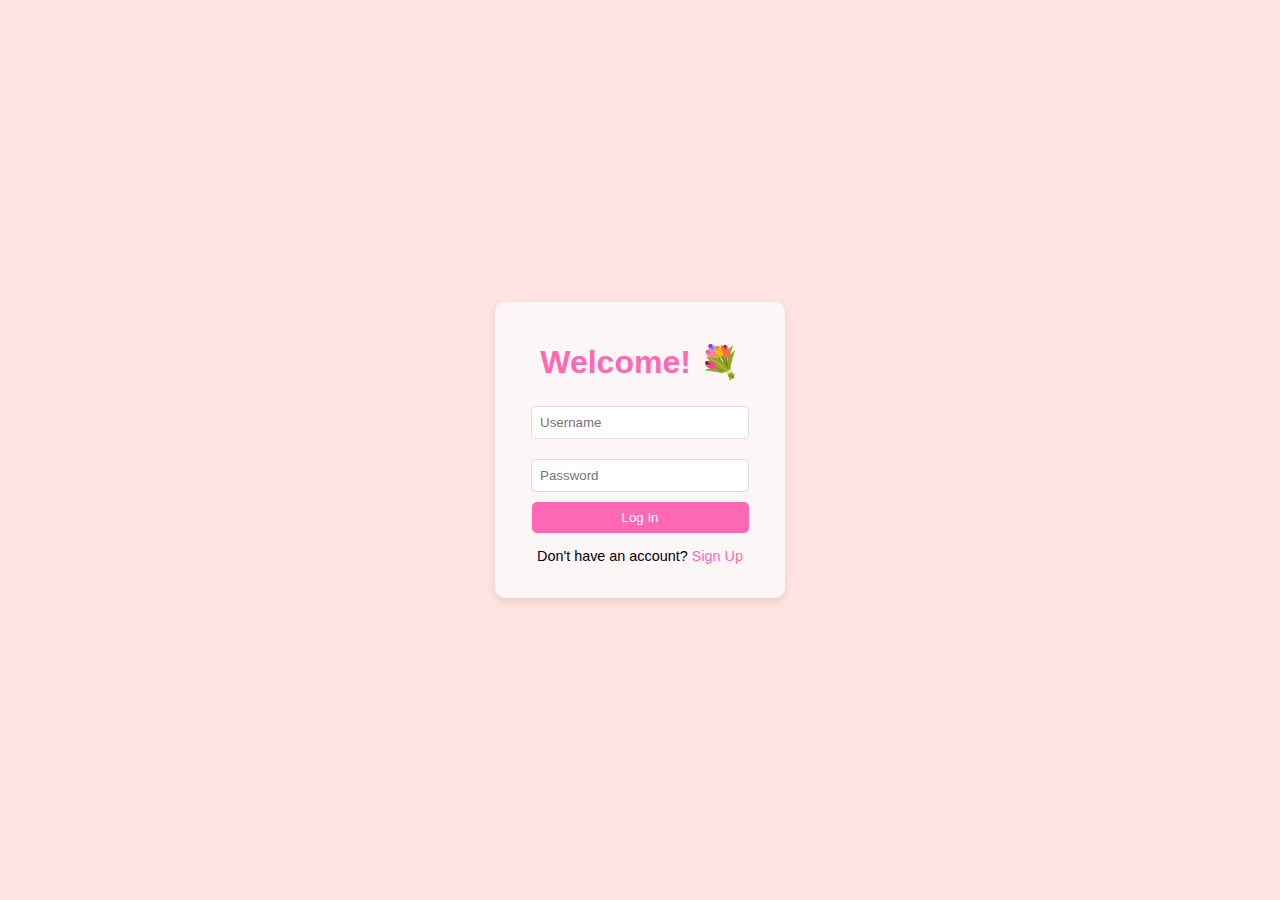
<file: index.html>
<!DOCTYPE html>
<html>
<head>
    <title>Florescence & Co.</title>
    <style>
        body {
            font-family: Arial, sans-serif;
            background-color: #ffe4e1;
            display: flex;
            justify-content: center;
            align-items: center;
            height: 100vh;
            margin: 0;
        }

        .login-container {
            background-color: #fdf6f6;
            padding: 20px;
            border-radius: 10px;
            box-shadow: 0 4px 8px rgba(0, 0, 0, 0.1);
            width: 250px;
            text-align: center;
        }

        .login-container h1 {
            color: #ff69b4;
            margin-bottom: 15px;
        }

        .login-container input {
            width: 80%;
            padding: 8px;
            margin: 10px 0;
            border: 1px solid #ddd;
            border-radius: 5px;
        }

        .login-container button {
            width: 217px;
            padding: 8px;
            background-color: #ff69b4;
            color: white;
            border: none;
            border-radius: 5px;
            cursor: pointer;
        }

        .login-container button:hover {
            background-color: #ff1493;
        }

        .login-container p {
            font-size: 0.9rem;
        }

        .login-container a {
            color: #ff69b4;
            text-decoration: none;
        }
    </style>
</head>
<body>
    <div class="login-container">
        <h1>Welcome! 💐</h1>
        <form action="main.html" method="get">
            <input type="text" placeholder="Username" required>
            <input type="password" placeholder="Password" required>
            <button type="submit">Log In</button>
        </form>
        <p>Don't have an account? <a href="#">Sign Up</a></p>
    </div>
</body>
</html>
</file>
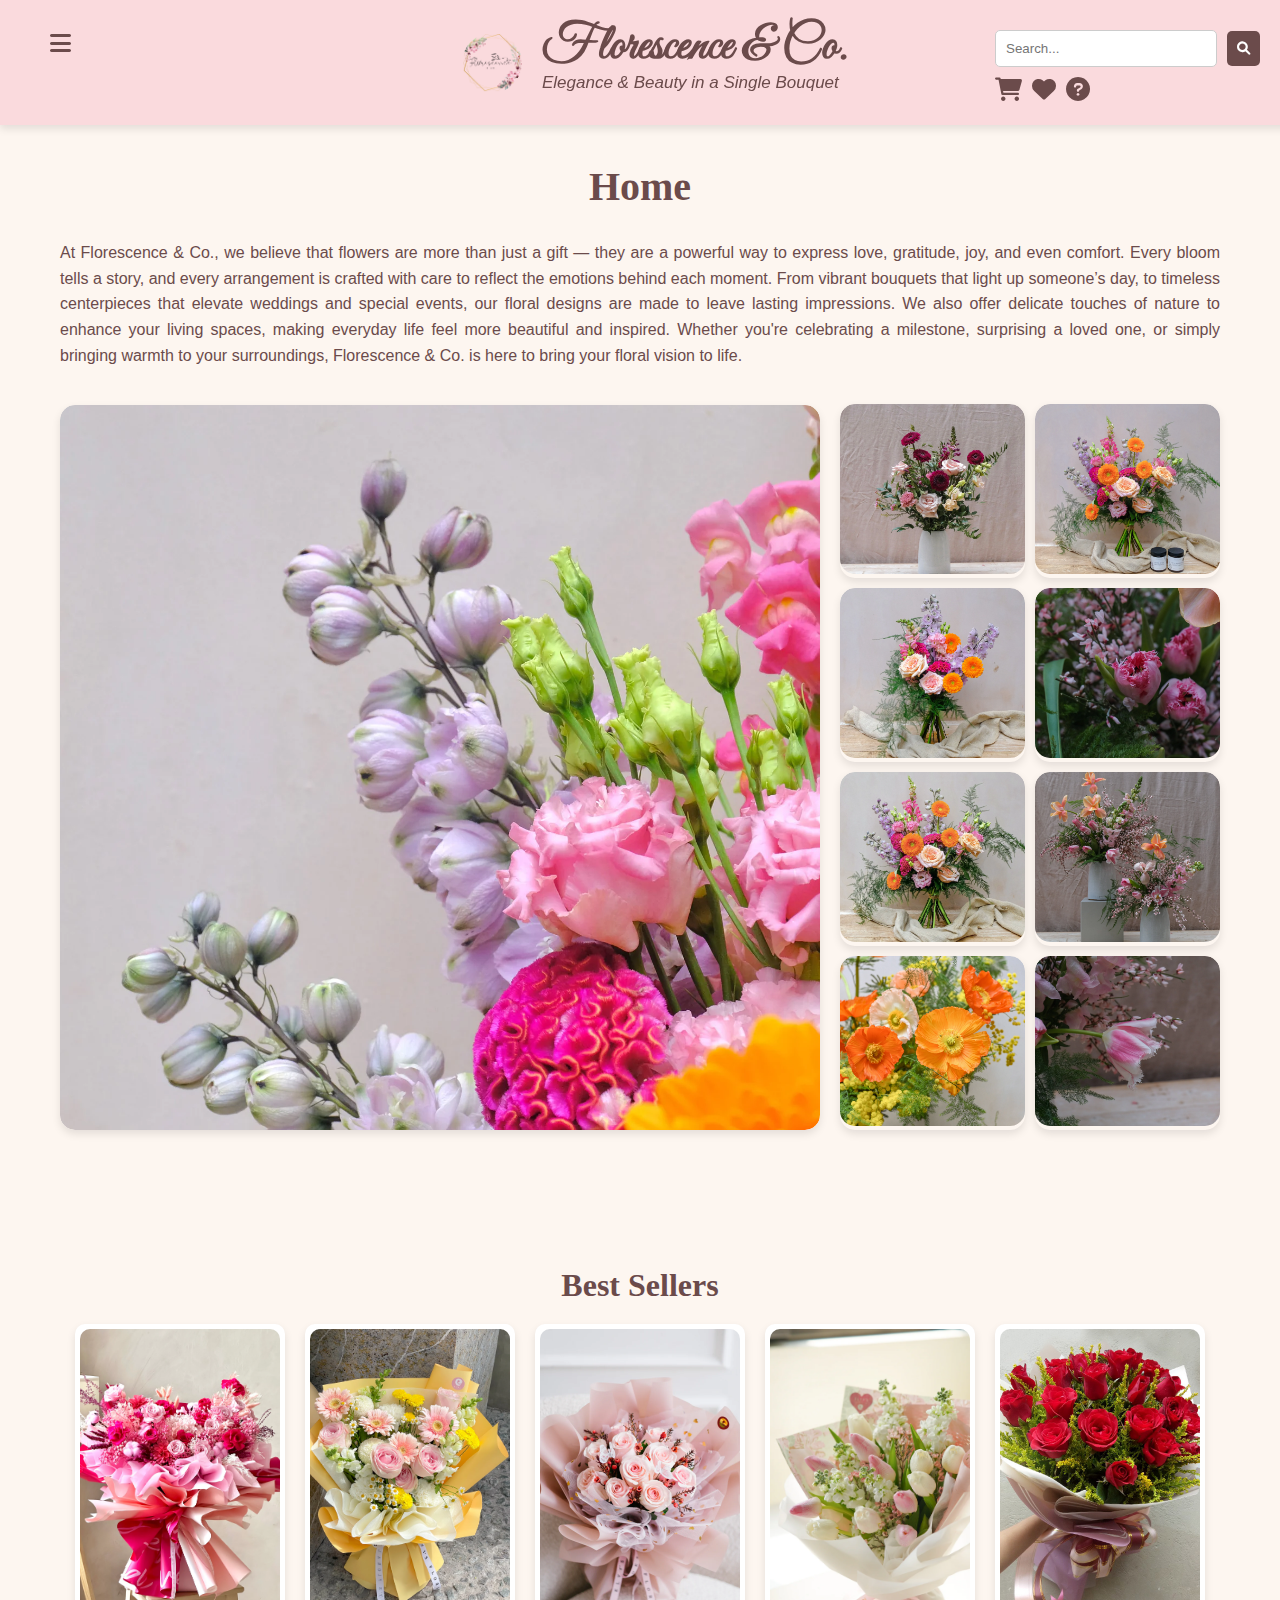
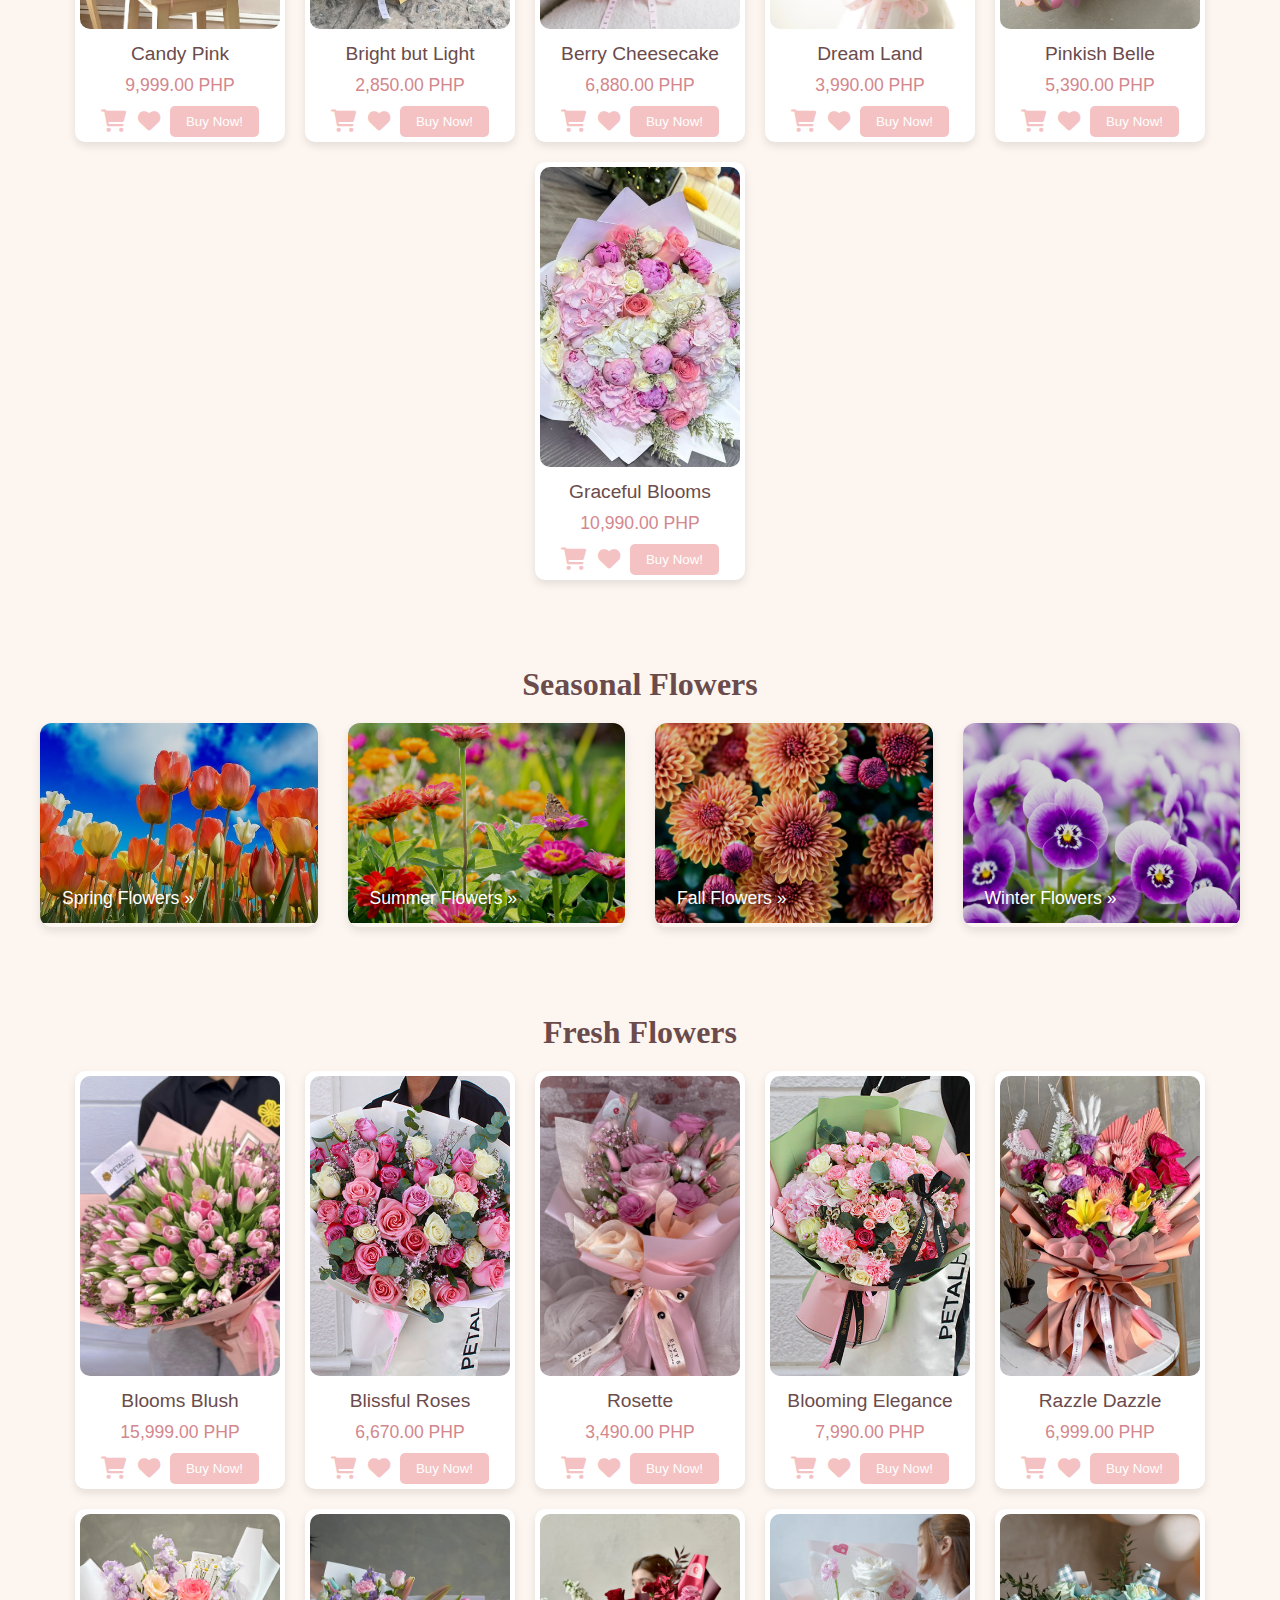
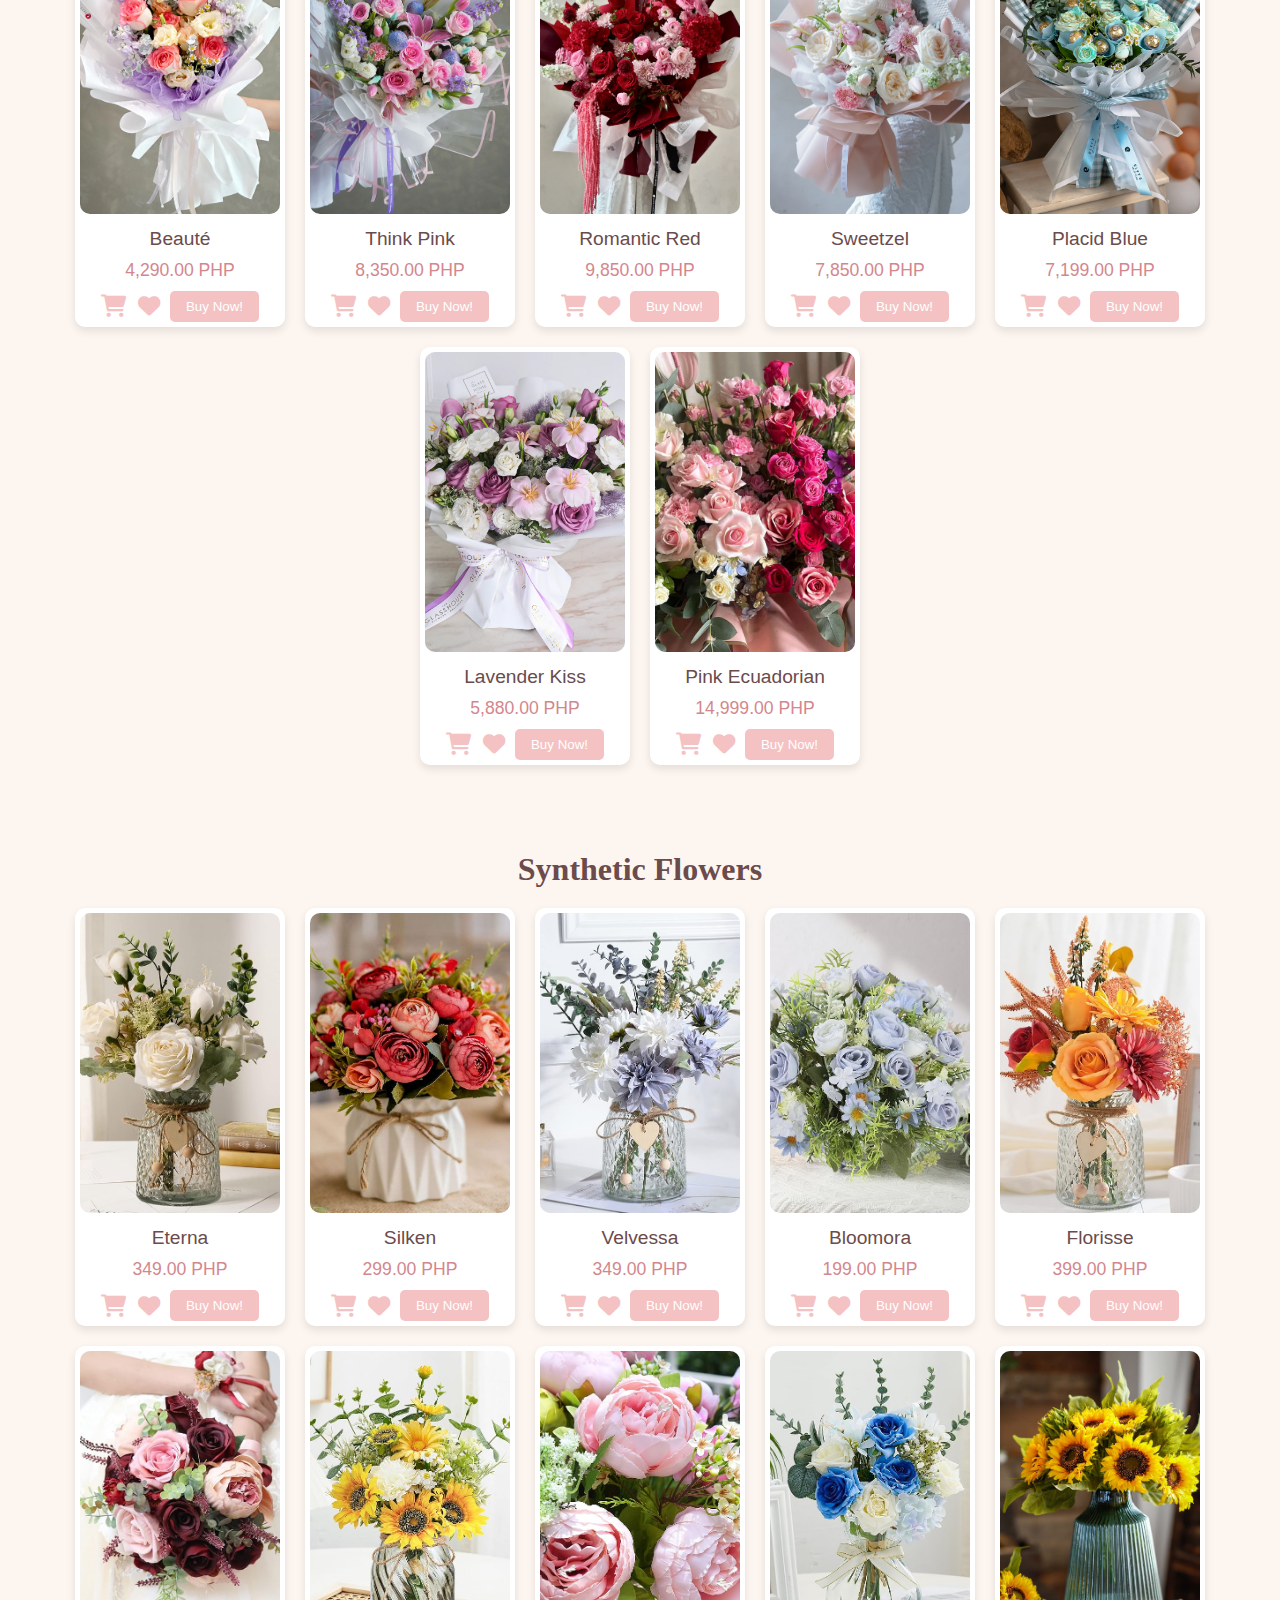
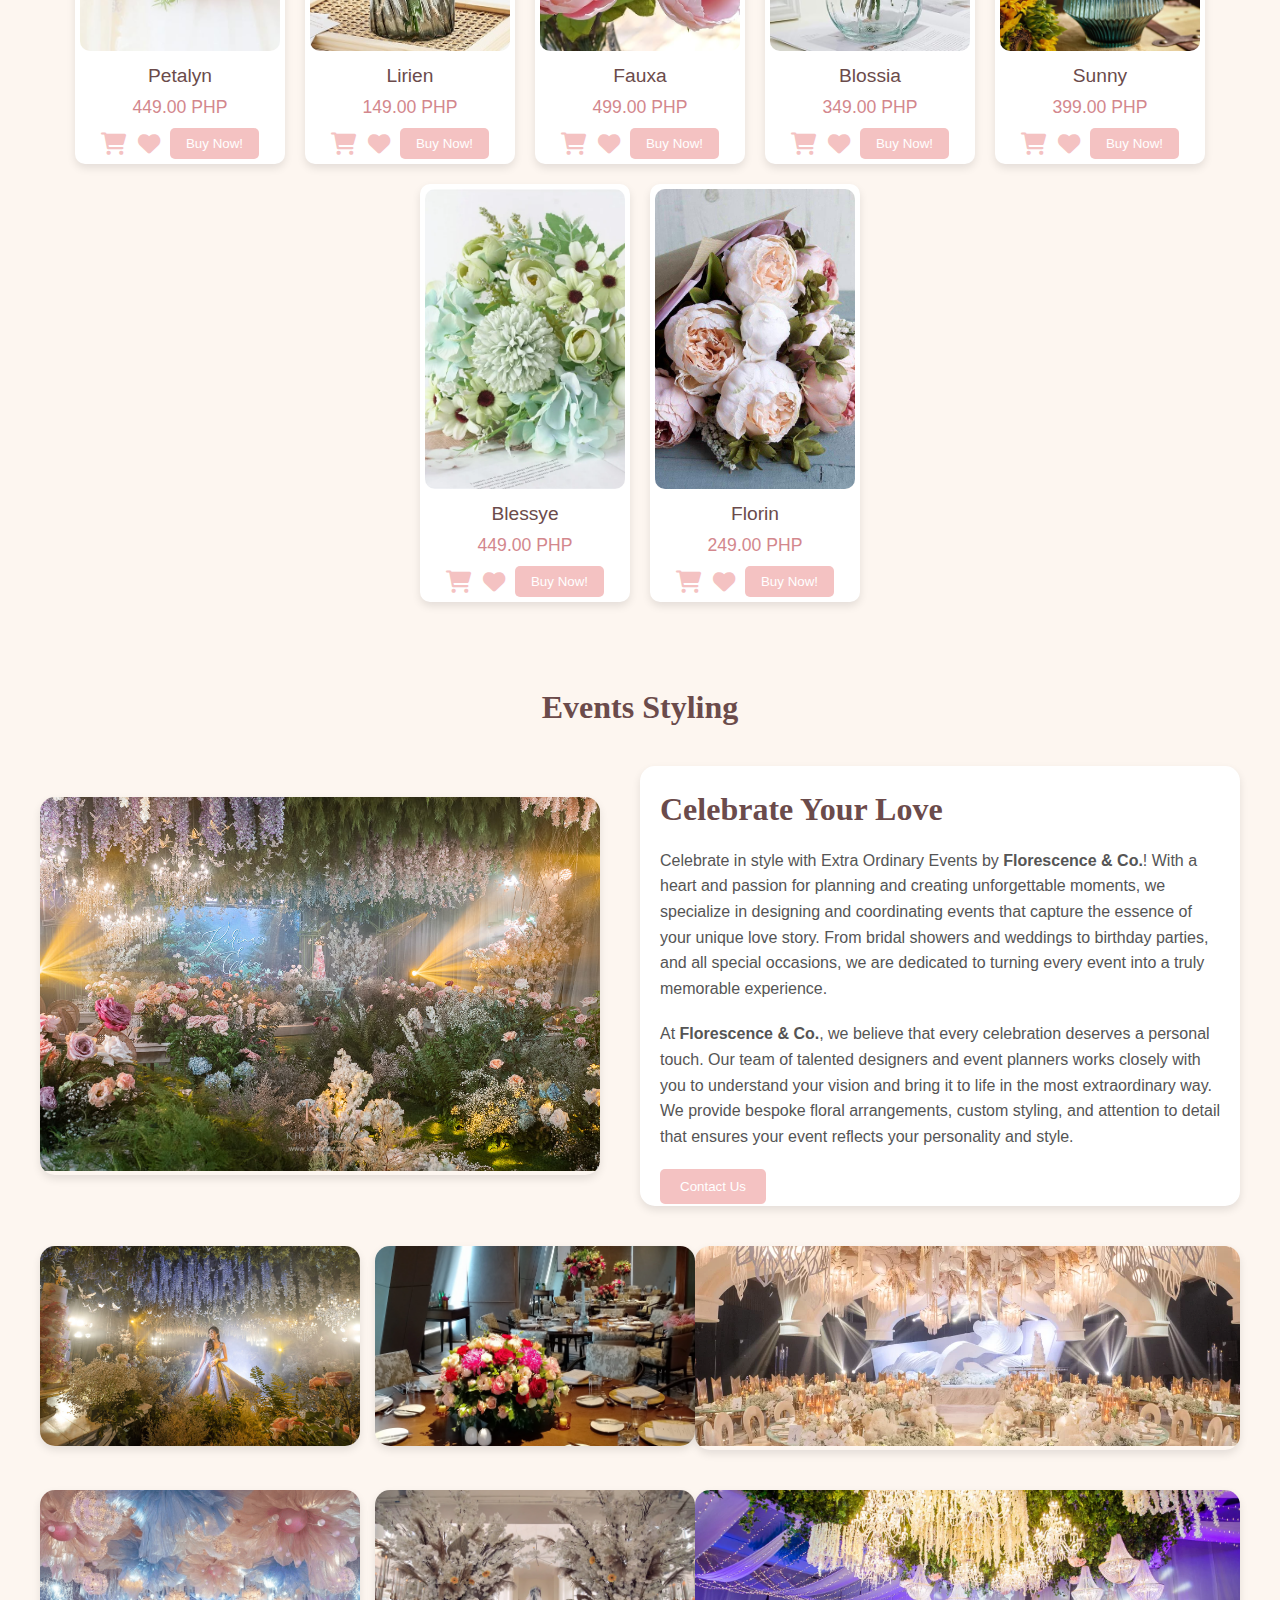
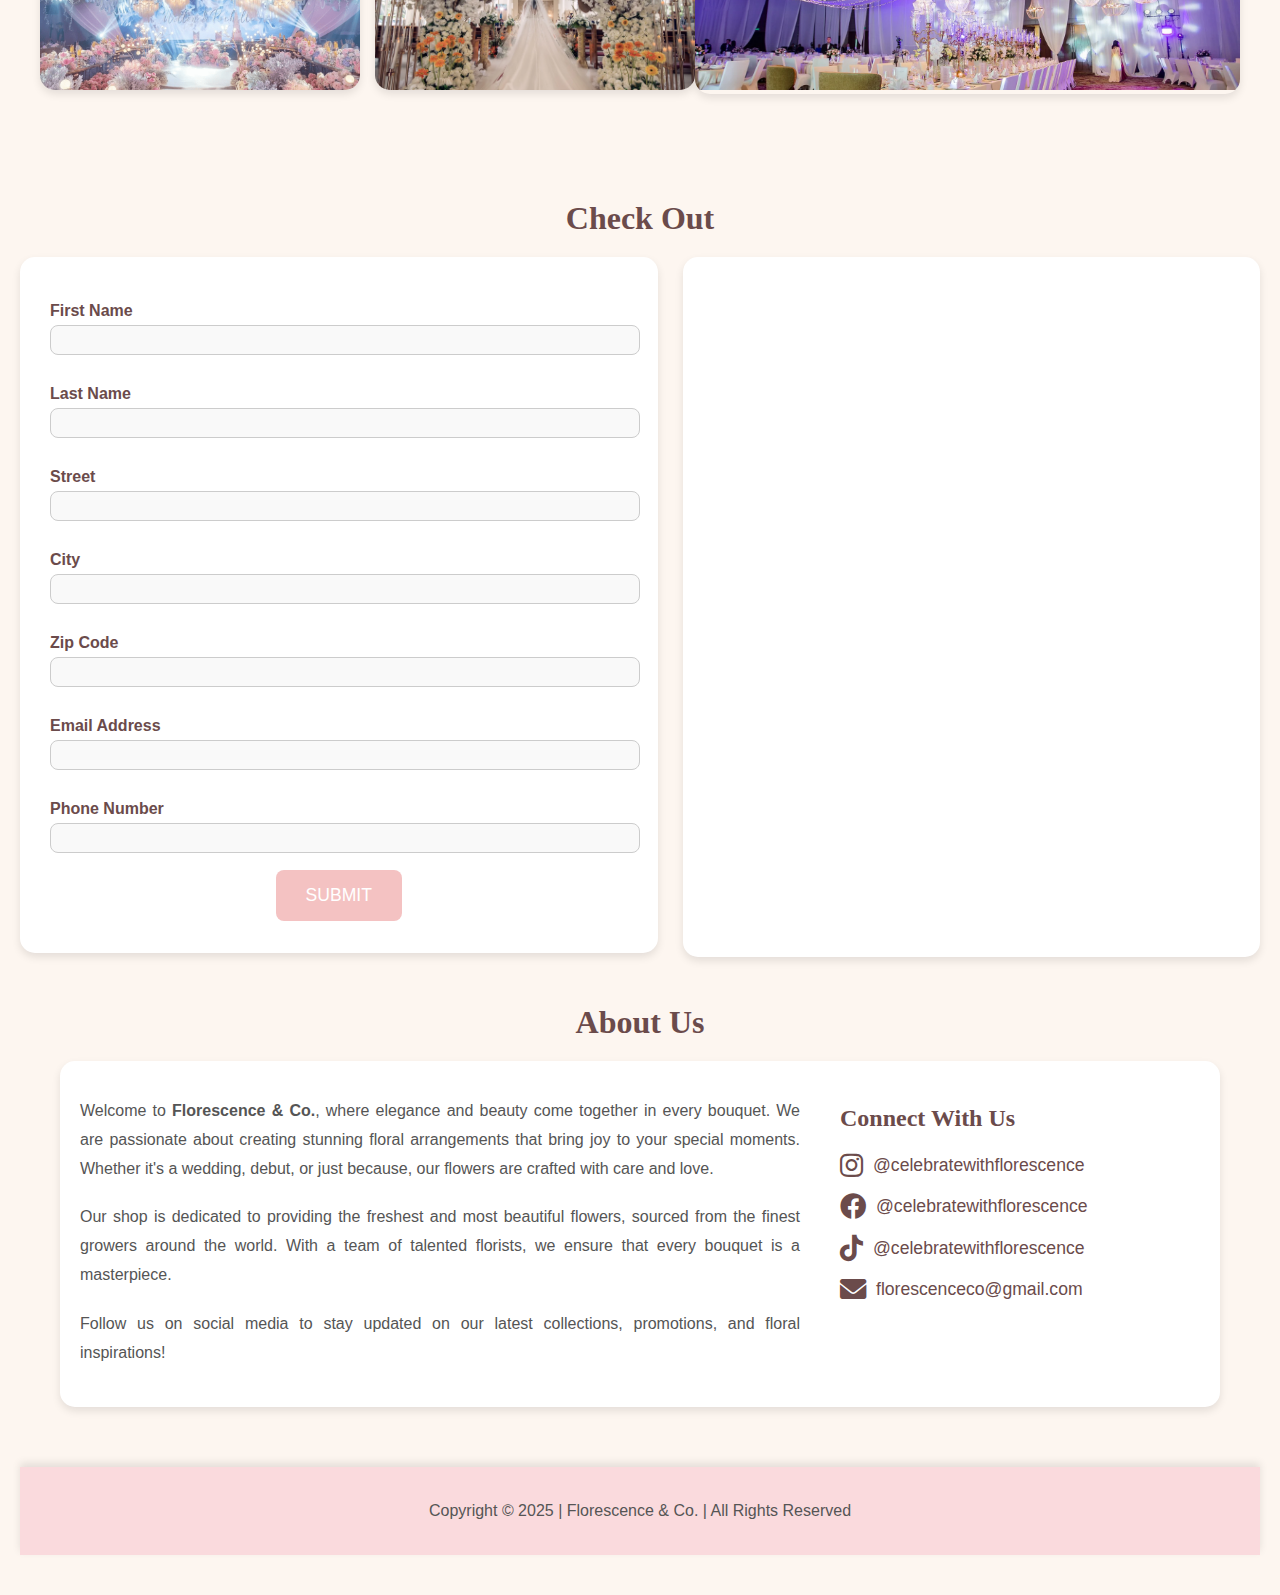
<file: main.html>
<!DOCTYPE html>
<html>
<head>
    <title>Florescence & Co.</title>
    <link rel="stylesheet" href="https://cdnjs.cloudflare.com/ajax/libs/font-awesome/6.0.0-beta3/css/all.min.css">
    <link href="https://fonts.googleapis.com/css2?family=Dancing+Script:wght@400;700&family=Great+Vibes&family=Parisienne&display=swap" rel="stylesheet">
    <link rel="stylesheet" href="style.css">
</head>
<body>
    <!-- Header -->
    <div class="header">
        <div class="logo">
            <img src="pics/logo.png" alt="F&Co. Logo">
            <div>
                <h1>Florescence & Co.</h1>
                <p>Elegance & Beauty in a Single Bouquet</p>
            </div>
        </div>
    </div>

    <!-- Sidebar Toggle -->
    <div class="sidebar-toggle" onclick="toggleSidebar()">
        <i class="fas fa-bars"></i>
    </div>

    <!-- Sidebar -->
    <div class="sidebar" id="sidebar">
        <ul>
            <li><a href="#home">Home</a></li>
            <li><a href="#best-sellers">Best Sellers</a></li>
            <li><a href="#seasonal-flowers">Seasonal Flowers</a></li>
            <li><a href="#fresh-flowers">Fresh Flowers</a></li>
            <li><a href="#synthetic-flowers">Synthetic Flowers</a></li>
            <li><a href="#events-styling">Events Styling</a></li>
            <li><a href="#check-out">Check Out</a></li>
            <li><a href="#about-us">About Us</a></li>
        </ul>
    </div>

    <!-- Search Bar and Icons -->
    <div class="search-icons">
        <div class="search-bar">
            <input type="text" placeholder="Search...">
            <button><i class="fas fa-search"></i></button>
        </div>
        <div class="icons">
            <i class="fas fa-shopping-cart"></i>
            <i class="fas fa-heart"></i>
            <i class="fas fa-question-circle"></i>
        </div>
    </div>

        <!-- Main Content -->
        <section id="home" class="section">
            <section class="home-section">
                <h2>Home</h2>
                <p>At Florescence & Co., we believe that flowers are more than just a gift —
                    they are a powerful way to express love, gratitude, joy, and even comfort. 
                    Every bloom tells a story, and every arrangement is crafted with care to reflect 
                    the emotions behind each moment. From vibrant bouquets that light up someone’s day, 
                    to timeless centerpieces that elevate weddings and special events, our floral designs 
                    are made to leave lasting impressions. We also offer delicate touches of nature to 
                    enhance your living spaces, making everyday life feel more beautiful and inspired. 
                    Whether you're celebrating a milestone, surprising a loved one, or simply bringing warmth 
                    to your surroundings, Florescence & Co. is here to bring your floral vision to life.</p>
                <div class="image-layout">
                    <div class="big-image">
                        <img src="pics/h1.webp" alt="Big Image">
                    </div>
        
                    <div class="small-images">
                        <div class="small-image">
                            <img src="pics/h9.webp" alt="Small Image 1">
                        </div>
                        <div class="small-image">
                            <img src="pics/h3.webp" alt="Small Image 2">
                        </div>
                        <div class="small-image">
                            <img src="pics/h4.webp" alt="Small Image 3">
                        </div>
                        <div class="small-image">
                            <img src="pics/h6.webp" alt="Small Image 4">
                        </div>
                        <div class="small-image">
                            <img src="pics/h2.webp" alt="Small Image 5">
                        </div>
                        <div class="small-image">
                            <img src="pics/h7.webp" alt="Small Image 6">
                        </div>
                        <div class="small-image">
                            <img src="pics/h8.webp" alt="Small Image 7">
                        </div>
                        <div class="small-image">
                            <img src="pics/h5.webp" alt="Small Image 8">
                        </div>
                    </div>
                </div>
            </section>
        </section>

        <!-- Best Sellers Section -->
        <section id="best-sellers" class="section">
            <h2>Best Sellers</h2>
            <div class="images">
                <div class="image-container">
                    <img src="pics/b1.webp" alt="Box 1">
                    <div class="label">Candy Pink</div>
                    <div class="price">9,999.00 PHP</div>
                    <div class="action-row">
                        <div class="icons-only">
                            <i class="fas fa-shopping-cart" title="Add to Cart"></i>
                            <i class="fas fa-heart" title="Add to Favorites"></i>
                        </div>
                        <button class="buy-now">Buy Now!</button>
                    </div>
                </div>
                <div class="image-container">
                    <img src="pics/b2.webp" alt="Box 2">
                    <div class="label">Bright but Light</div>
                    <div class="price">2,850.00 PHP</div>
                    <div class="action-row">
                        <div class="icons-only">
                            <i class="fas fa-shopping-cart" title="Add to Cart"></i>
                            <i class="fas fa-heart" title="Add to Favorites"></i>
                        </div>
                        <button class="buy-now">Buy Now!</button>
                    </div>
                </div>
                <div class="image-container">
                    <img src="pics/b3.webp" alt="Box 3">
                    <div class="label">Berry Cheesecake</div>
                    <div class="price">6,880.00 PHP</div>
                    <div class="action-row">
                        <div class="icons-only">
                            <i class="fas fa-shopping-cart" title="Add to Cart"></i>
                            <i class="fas fa-heart" title="Add to Favorites"></i>
                        </div>
                        <button class="buy-now">Buy Now!</button>
                    </div>
                </div>
                <div class="image-container">
                    <img src="pics/b4.webp" alt="Box 4">
                    <div class="label">Dream Land</div>
                    <div class="price">3,990.00 PHP</div>
                    <div class="action-row">
                        <div class="icons-only">
                            <i class="fas fa-shopping-cart" title="Add to Cart"></i>
                            <i class="fas fa-heart" title="Add to Favorites"></i>
                        </div>
                        <button class="buy-now">Buy Now!</button>
                    </div>
                </div>
                <div class="image-container">
                    <img src="pics/b5.jpg" alt="Box 5">
                    <div class="label">Pinkish Belle</div>
                    <div class="price">5,390.00 PHP</div>
                    <div class="action-row">
                        <div class="icons-only">
                            <i class="fas fa-shopping-cart" title="Add to Cart"></i>
                            <i class="fas fa-heart" title="Add to Favorites"></i>
                        </div>
                        <button class="buy-now">Buy Now!</button>
                    </div>
                </div>
                <div class="image-container">
                    <img src="pics/c8.webp" alt="Box 4">
                    <div class="label">Graceful Blooms</div>
                    <div class="price">10,990.00 PHP</div>
                    <div class="action-row">
                        <div class="icons-only">
                            <i class="fas fa-shopping-cart" title="Add to Cart"></i>
                            <i class="fas fa-heart" title="Add to Favorites"></i>
                        </div>
                        <button class="buy-now">Buy Now!</button>
                    </div>
                </div>
            </div>
        </section>

        <!-- Seasonal Flowers -->
        <section class="section" id="seasonal-flowers">
            <h2>Seasonal Flowers</h2>
            <div class="season-grid">
                <a href="spring.html" class="season-item">
                    <img src="pics/spring1.jpg" alt="Spring Flowers">
                    <div class="season-label">Spring Flowers &raquo;</div>
                </a>
                <a href="summer.html" class="season-item">
                    <img src="pics/summer1.jpg" alt="Summer Flowers">
                    <div class="season-label">Summer Flowers &raquo;</div>
                </a>
                <a href="fall.html" class="season-item">
                    <img src="pics/fall.jpg" alt="Fall Flowers">
                    <div class="season-label">Fall Flowers &raquo;</div>
                </a>
                <a href="winter.html" class="season-item">
                    <img src="pics/winter.jpg" alt="Winter Flowers">
                    <div class="season-label">Winter Flowers &raquo;</div>
                </a>
            </div>
        </section>        


        <!-- Fresh Flowers Section Section -->
        <section id="fresh-flowers" class="section">
            <h2>Fresh Flowers</h2>
            <div class="images">
                <div class="image-container">
                    <img src="pics/f1.jpg" alt="Fresh 1">
                    <div class="label">Blooms Blush</div>
                    <div class="price">15,999.00 PHP</div>
                    <div class="action-row">
                        <div class="icons-only">
                            <i class="fas fa-shopping-cart" title="Add to Cart"></i>
                            <i class="fas fa-heart" title="Add to Favorites"></i>
                        </div>
                        <button class="buy-now">Buy Now!</button>
                    </div>
                </div>
                <div class="image-container">
                    <img src="pics/f2.jpg" alt="Fresh 2">
                    <div class="label">Blissful Roses</div>
                    <div class="price">6,670.00 PHP</div>
                    <div class="action-row">
                        <div class="icons-only">
                            <i class="fas fa-shopping-cart" title="Add to Cart"></i>
                            <i class="fas fa-heart" title="Add to Favorites"></i>
                        </div>
                        <button class="buy-now">Buy Now!</button>
                    </div>
                </div>
                <div class="image-container">
                    <img src="pics/ff3.webp" alt="Fresh 3">
                    <div class="label">Rosette</div>
                    <div class="price">3,490.00 PHP</div>
                    <div class="action-row">
                        <div class="icons-only">
                            <i class="fas fa-shopping-cart" title="Add to Cart"></i>
                            <i class="fas fa-heart" title="Add to Favorites"></i>
                        </div>
                        <button class="buy-now">Buy Now!</button>
                    </div>
                </div>
                <div class="image-container">
                    <img src="pics/f4.jpg" alt="Fresh 4">
                    <div class="label">Blooming Elegance</div>
                    <div class="price">7,990.00 PHP</div>
                    <div class="action-row">
                        <div class="icons-only">
                            <i class="fas fa-shopping-cart" title="Add to Cart"></i>
                            <i class="fas fa-heart" title="Add to Favorites"></i>
                        </div>
                        <button class="buy-now">Buy Now!</button>
                    </div>
                </div>
                <div class="image-container">
                    <img src="pics/f5.webp" alt="Fresh 5">
                    <div class="label">Razzle Dazzle</div>
                    <div class="price">6,999.00 PHP</div>
                    <div class="action-row">
                        <div class="icons-only">
                            <i class="fas fa-shopping-cart" title="Add to Cart"></i>
                            <i class="fas fa-heart" title="Add to Favorites"></i>
                        </div>
                        <button class="buy-now">Buy Now!</button>
                    </div>
                </div>
                <div class="image-container">
                    <img src="pics/f6.webp" alt="Fresh 6">
                    <div class="label">Beauté</div>
                    <div class="price">4,290.00 PHP</div>
                    <div class="action-row">
                        <div class="icons-only">
                            <i class="fas fa-shopping-cart" title="Add to Cart"></i>
                            <i class="fas fa-heart" title="Add to Favorites"></i>
                        </div>
                        <button class="buy-now">Buy Now!</button>
                    </div>
                </div>
                <div class="image-container">
                    <img src="pics/f7.webp" alt="Fresh 7">
                    <div class="label">Think Pink</div>
                    <div class="price">8,350.00 PHP</div>
                    <div class="action-row">
                        <div class="icons-only">
                            <i class="fas fa-shopping-cart" title="Add to Cart"></i>
                            <i class="fas fa-heart" title="Add to Favorites"></i>
                        </div>
                        <button class="buy-now">Buy Now!</button>
                    </div>
                </div>
                <div class="image-container">
                    <img src="pics/f8.webp" alt="Fresh 8">
                    <div class="label">Romantic Red</div>
                    <div class="price">9,850.00 PHP</div>
                    <div class="action-row">
                        <div class="icons-only">
                            <i class="fas fa-shopping-cart" title="Add to Cart"></i>
                            <i class="fas fa-heart" title="Add to Favorites"></i>
                        </div>
                        <button class="buy-now">Buy Now!</button>
                    </div>
                </div>
                <div class="image-container">
                    <img src="pics/f9.webp" alt="Fresh 9">
                    <div class="label">Sweetzel</div>
                    <div class="price">7,850.00 PHP</div>
                    <div class="action-row">
                        <div class="icons-only">
                            <i class="fas fa-shopping-cart" title="Add to Cart"></i>
                            <i class="fas fa-heart" title="Add to Favorites"></i>
                        </div>
                        <button class="buy-now">Buy Now!</button>
                    </div>
                </div>
                <div class="image-container">
                    <img src="pics/f10.webp" alt="Fresh 10">
                    <div class="label">Placid Blue</div>
                    <div class="price">7,199.00 PHP</div>
                    <div class="action-row">
                        <div class="icons-only">
                            <i class="fas fa-shopping-cart" title="Add to Cart"></i>
                            <i class="fas fa-heart" title="Add to Favorites"></i>
                        </div>
                        <button class="buy-now">Buy Now!</button>
                    </div>
                </div>
                <div class="image-container">
                    <img src="pics/c2.webp" alt="Fresh 9">
                    <div class="label">Lavender Kiss</div>
                    <div class="price">5,880.00 PHP</div>
                    <div class="action-row">
                        <div class="icons-only">
                            <i class="fas fa-shopping-cart" title="Add to Cart"></i>
                            <i class="fas fa-heart" title="Add to Favorites"></i>
                        </div>
                        <button class="buy-now">Buy Now!</button>
                    </div>
                </div>
                <div class="image-container">
                    <img src="pics/c3.jpg" alt="Fresh 10">
                    <div class="label">Pink Ecuadorian</div>
                    <div class="price">14,999.00 PHP</div>
                    <div class="action-row">
                        <div class="icons-only">
                            <i class="fas fa-shopping-cart" title="Add to Cart"></i>
                            <i class="fas fa-heart" title="Add to Favorites"></i>
                        </div>
                        <button class="buy-now">Buy Now!</button>
                    </div>
                </div>
            </div>
        </section>
        
        <!-- Synthetic Flowers Section -->
        <section id="synthetic-flowers" class="section">
            <h2>Synthetic Flowers</h2>
            <div class="images">
                <div class="image-container">
                    <img src="pics/s1.jpg" alt="Synthetic 1">
                    <div class="label">Eterna</div>
                    <div class="price">349.00 PHP</div>
                    <div class="action-row">
                        <div class="icons-only">
                            <i class="fas fa-shopping-cart" title="Add to Cart"></i>
                            <i class="fas fa-heart" title="Add to Favorites"></i>
                        </div>
                        <button class="buy-now">Buy Now!</button>
                    </div>
                </div>
                <div class="image-container">
                    <img src="pics/ff2.jpg" alt="Synthetic 2">
                    <div class="label">Silken</div>
                    <div class="price">299.00 PHP</div>
                    <div class="action-row">
                        <div class="icons-only">
                            <i class="fas fa-shopping-cart" title="Add to Cart"></i>
                            <i class="fas fa-heart" title="Add to Favorites"></i>
                        </div>
                        <button class="buy-now">Buy Now!</button>
                    </div>
                </div>
                <div class="image-container">
                    <img src="pics/s2.jpg" alt="Synthetic 3">
                    <div class="label">Velvessa</div>
                    <div class="price">349.00 PHP</div>
                    <div class="action-row">
                        <div class="icons-only">
                            <i class="fas fa-shopping-cart" title="Add to Cart"></i>
                            <i class="fas fa-heart" title="Add to Favorites"></i>
                        </div>
                        <button class="buy-now">Buy Now!</button>
                    </div>
                </div>
                <div class="image-container">
                    <img src="pics/s7.jpg" alt="Synthetic 4">
                    <div class="label">Bloomora</div>
                    <div class="price">199.00 PHP</div>
                    <div class="action-row">
                        <div class="icons-only">
                            <i class="fas fa-shopping-cart" title="Add to Cart"></i>
                            <i class="fas fa-heart" title="Add to Favorites"></i>
                        </div>
                        <button class="buy-now">Buy Now!</button>
                    </div>
                </div>
                <div class="image-container">
                    <img src="pics/s3.jpg" alt="Synthetic 5">
                    <div class="label">Florisse</div>
                    <div class="price">399.00 PHP</div>
                    <div class="action-row">
                        <div class="icons-only">
                            <i class="fas fa-shopping-cart" title="Add to Cart"></i>
                            <i class="fas fa-heart" title="Add to Favorites"></i>
                        </div>
                        <button class="buy-now">Buy Now!</button>
                    </div>
                </div>
                <div class="image-container">
                    <img src="pics/s8.jpg" alt="Synthetic 6">
                    <div class="label">Petalyn</div>
                    <div class="price">449.00 PHP</div>
                    <div class="action-row">
                        <div class="icons-only">
                            <i class="fas fa-shopping-cart" title="Add to Cart"></i>
                            <i class="fas fa-heart" title="Add to Favorites"></i>
                        </div>
                        <button class="buy-now">Buy Now!</button>
                    </div>
                </div>
                <div class="image-container">
                    <img src="pics/s4.jpg" alt="Synthetic 7">
                    <div class="label">Lirien</div>
                    <div class="price">149.00 PHP</div>
                    <div class="action-row">
                        <div class="icons-only">
                            <i class="fas fa-shopping-cart" title="Add to Cart"></i>
                            <i class="fas fa-heart" title="Add to Favorites"></i>
                        </div>
                        <button class="buy-now">Buy Now!</button>
                    </div>
                </div>
                <div class="image-container">
                    <img src="pics/s9.jpg" alt="Synthetic 8">
                    <div class="label">Fauxa</div>
                    <div class="price">499.00 PHP</div>
                    <div class="action-row">
                        <div class="icons-only">
                            <i class="fas fa-shopping-cart" title="Add to Cart"></i>
                            <i class="fas fa-heart" title="Add to Favorites"></i>
                        </div>
                        <button class="buy-now">Buy Now!</button>
                    </div>
                </div>
                <div class="image-container">
                    <img src="pics/s5.jpg" alt="Synthetic 9">
                    <div class="label">Blossia</div>
                    <div class="price">349.00 PHP</div>
                    <div class="action-row">
                        <div class="icons-only">
                            <i class="fas fa-shopping-cart" title="Add to Cart"></i>
                            <i class="fas fa-heart" title="Add to Favorites"></i>
                        </div>
                        <button class="buy-now">Buy Now!</button>
                    </div>
                </div>
                <div class="image-container">
                    <img src="pics/c7.jpg" alt="Synthetic 10">
                    <div class="label">Sunny</div>
                    <div class="price">399.00 PHP</div>
                    <div class="action-row">
                        <div class="icons-only">
                            <i class="fas fa-shopping-cart" title="Add to Cart"></i>
                            <i class="fas fa-heart" title="Add to Favorites"></i>
                        </div>
                        <button class="buy-now">Buy Now!</button>
                    </div>
                </div>
                <div class="image-container">
                    <img src="pics/c4.webp" alt="Synthetic 9">
                    <div class="label">Blessye</div>
                    <div class="price">449.00 PHP</div>
                    <div class="action-row">
                        <div class="icons-only">
                            <i class="fas fa-shopping-cart" title="Add to Cart"></i>
                            <i class="fas fa-heart" title="Add to Favorites"></i>
                        </div>
                        <button class="buy-now">Buy Now!</button>
                    </div>
                </div>
                <div class="image-container">
                    <img src="pics/c5.jpeg" alt="Synthetic 10">
                    <div class="label">Florin</div>
                    <div class="price">249.00 PHP</div>
                    <div class="action-row">
                        <div class="icons-only">
                            <i class="fas fa-shopping-cart" title="Add to Cart"></i>
                            <i class="fas fa-heart" title="Add to Favorites"></i>
                        </div>
                        <button class="buy-now">Buy Now!</button>
                    </div>
                </div>
            </div>
        </section>

        <!-- Events Styling -->
        <section class="section">
            <h2>Events Styling</h2>
            <section id="events-styling" class="events-styling">
                <div class="top-section">
                    <div class="big-image">
                        <img src="pics/e8.jpg">
                    </div>
                    <div class="details">
                        <h1>Celebrate Your Love</h1>
                        <p>Celebrate in style with Extra Ordinary Events by <strong>Florescence & Co.</strong>!
                            With a heart and passion for planning and creating unforgettable moments,
                            we specialize in designing and coordinating events that capture the essence
                            of your unique love story. From bridal showers and weddings to birthday parties,
                            and all special occasions, we are dedicated to turning every event into a truly memorable experience.</p>
                        <p>At <strong>Florescence & Co.</strong>, we believe that every celebration deserves a personal touch.
                            Our team of talented designers and event planners works closely with you to understand
                            your vision and bring it to life in the most extraordinary way. We provide bespoke floral
                            arrangements, custom styling, and attention to detail that ensures your event reflects your personality and style.</p>
                        <button onclick="window.location.href='#about-us'">Contact Us</button>
                    </div>
                </div>
                <div class="bottom-section">
                    <div class="small-images">
                        <img src="pics/ee1.jpg">
                        <img src="pics/e3.webp">
                    </div>
                    <div class="big-image">
                        <img src="pics/ee4.webp">
                    </div>
                </div>
                <div class="bottom-section">
                    <div class="small-images">
                        <img src="pics/ee5.png">
                        <img src="pics/e6.webp">
                    </div>
                    <div class="big-image">
                        <img src="pics/e7.webp">
                    </div>
                </div>
            </section>
        </section>

     <!-- Check Out Section -->
     <section id="check-out" class="section">
        <!-- Centered Title -->
        <h2>Check Out</h2>

        <div class="checkout-content">
            <!-- Check Out Form -->
            <div class="checkout-form">
              <form id="checkoutForm">
                <label for="firstName">First Name</label>
                <input type="text" id="firstName" name="firstName" required>
          
                <label for="lastName">Last Name</label>
                <input type="text" id="lastName" name="lastName" required>
          
                <label for="street">Street</label>
                <input type="text" id="street" name="street" required>
          
                <label for="city">City</label>
                <input type="text" id="city" name="city" required>
          
                <label for="zipCode">Zip Code</label>
                <input type="text" id="zipCode" name="zipCode" required>
          
                <label for="email">Email Address</label>
                <input type="email" id="email" name="email" required>
          
                <label for="phone">Phone Number</label>
                <input type="tel" id="phone" name="phone" required>

                <div class="submit-button">
                    <button type="button" onclick="submitForm()">SUBMIT</button>
                  </div>
              </form>
            </div>
          
            <!-- Map -->
            <div class="map-container">
              <iframe src="https://www.google.com/maps/embed?pb=!1m18!1m12!1m3!1d8495845.969794432!2d114.48076408251342!3d12.916926014016749!2m3!1f0!2f0!3f0!3m2!1i1024!2i768!4f13.1!3m3!1m2!1s0x324053215f87de63%3A0x784790ef7a29da57!2sPhilippines!5e0!3m2!1sen!2sus!4v1741520370850!5m2!1sen!2sus" allowfullscreen="" loading="lazy"></iframe>
            </div>
          </div>
        </div>

        <!-- Modal -->
        <div id="popupModal" class="modal">
            <div class="modal-content">
            <h3>Submitted Details</h3>
            <div id="popupMessage"></div>
            <button onclick="closeModal()">&times;</button>
            </div>
        </div>

        <!-- About Us Section -->
        <section id="about-us" class="section">
            <h2>About Us</h2>
            <div class="about-content">
                <div class="about-text">
                    <p>Welcome to <strong>Florescence & Co.</strong>, where elegance and beauty come together in every bouquet. We are passionate about creating stunning floral arrangements that bring joy to your special moments. Whether it's a wedding, debut, or just because, our flowers are crafted with care and love.</p>
                    <p>Our shop is dedicated to providing the freshest and most beautiful flowers, sourced from the finest growers around the world. With a team of talented florists, we ensure that every bouquet is a masterpiece.</p>
                    <p>Follow us on social media to stay updated on our latest collections, promotions, and floral inspirations!</p>
                </div>
                <div class="social-media">
                    <h3>Connect With Us</h3>
                    <div class="social-icons">
                        <a href="https://www.instagram.com/flowerstore.ph" target="_blank">
                            <i class="fab fa-instagram"></i> @celebratewithflorescence
                        </a>
                        <a href="https://www.facebook.com/@celebratewithflorescence" target="_blank">
                            <i class="fab fa-facebook"></i> @celebratewithflorescence
                        </a>
                        <a href="https://www.tiktok.com/@bloomsartisan?lang=en" target="_blank">
                            <i class="fab fa-tiktok"></i> @celebratewithflorescence
                        </a>
                        <a href="mailto:florescenceco@gmail.com" target="_blank">
                            <i class="fas fa-envelope"></i> florescenceco@gmail.com
                        </a>
                    </div>
                </div>
            </div>
        </section>

        <!-- Footer -->
        <div class="footer">
            <p>Copyright © 2025 | Florescence & Co. | All Rights Reserved</p>
        </div>

        <!-- Popup Modal -->
        <div id="popup" class="popup">
            <div class="popup-content">
            <span class="close-btn">&times;</span>
            <p>Thanks for purchasing!✨</p>
            </div>
        </div>

    <script>
        // Toggle Sidebar
        function toggleSidebar() {
            const sidebar = document.getElementById('sidebar');
            const mainContent = document.getElementById('mainContent');
            sidebar.classList.toggle('open');
            mainContent.classList.toggle('shifted');
        }

        // Buy Now
        document.querySelectorAll('.buy-now').forEach(button => {
            button.addEventListener('click', () => {
                document.getElementById('popup').style.display = 'flex';
            });
        });

        // Close popup
        document.querySelector('.close-btn').addEventListener('click', () => {
            document.getElementById('popup').style.display = 'none';
        });

        // Close popup when clicking outside the content
        window.addEventListener('click', (e) => {
            const popup = document.getElementById('popup');
            if (e.target === popup) {
                popup.style.display = 'none';
            }
        });
        
        // Form popup
        function submitForm() {
        const form = document.getElementById('checkoutForm');

        if (!form.checkValidity()) {
            form.reportValidity();
            return;
        }

        const data = {
            firstName: document.getElementById('firstName').value,
            lastName: document.getElementById('lastName').value,
            street: document.getElementById('street').value,
            city: document.getElementById('city').value,
            zipCode: document.getElementById('zipCode').value,
            email: document.getElementById('email').value,
            phone: document.getElementById('phone').value,
        };

        const popup = document.getElementById('popupModal');
        const message = document.getElementById('popupMessage');

        message.innerHTML = `
            <p><strong>Name:</strong> ${data.firstName} ${data.lastName}</p>
            <p><strong>Street:</strong> ${data.street}</p>
            <p><strong>City:</strong> ${data.city}</p>
            <p><strong>Zip Code:</strong> ${data.zipCode}</p>
            <p><strong>Email:</strong> ${data.email}</p>
            <p><strong>Phone:</strong> ${data.phone}</p>
        `;

        popup.style.display = "flex";
        }

        function closeModal() {
        document.getElementById('popupModal').style.display = "none";
        }

    </script>

</body>
</html>
</file>
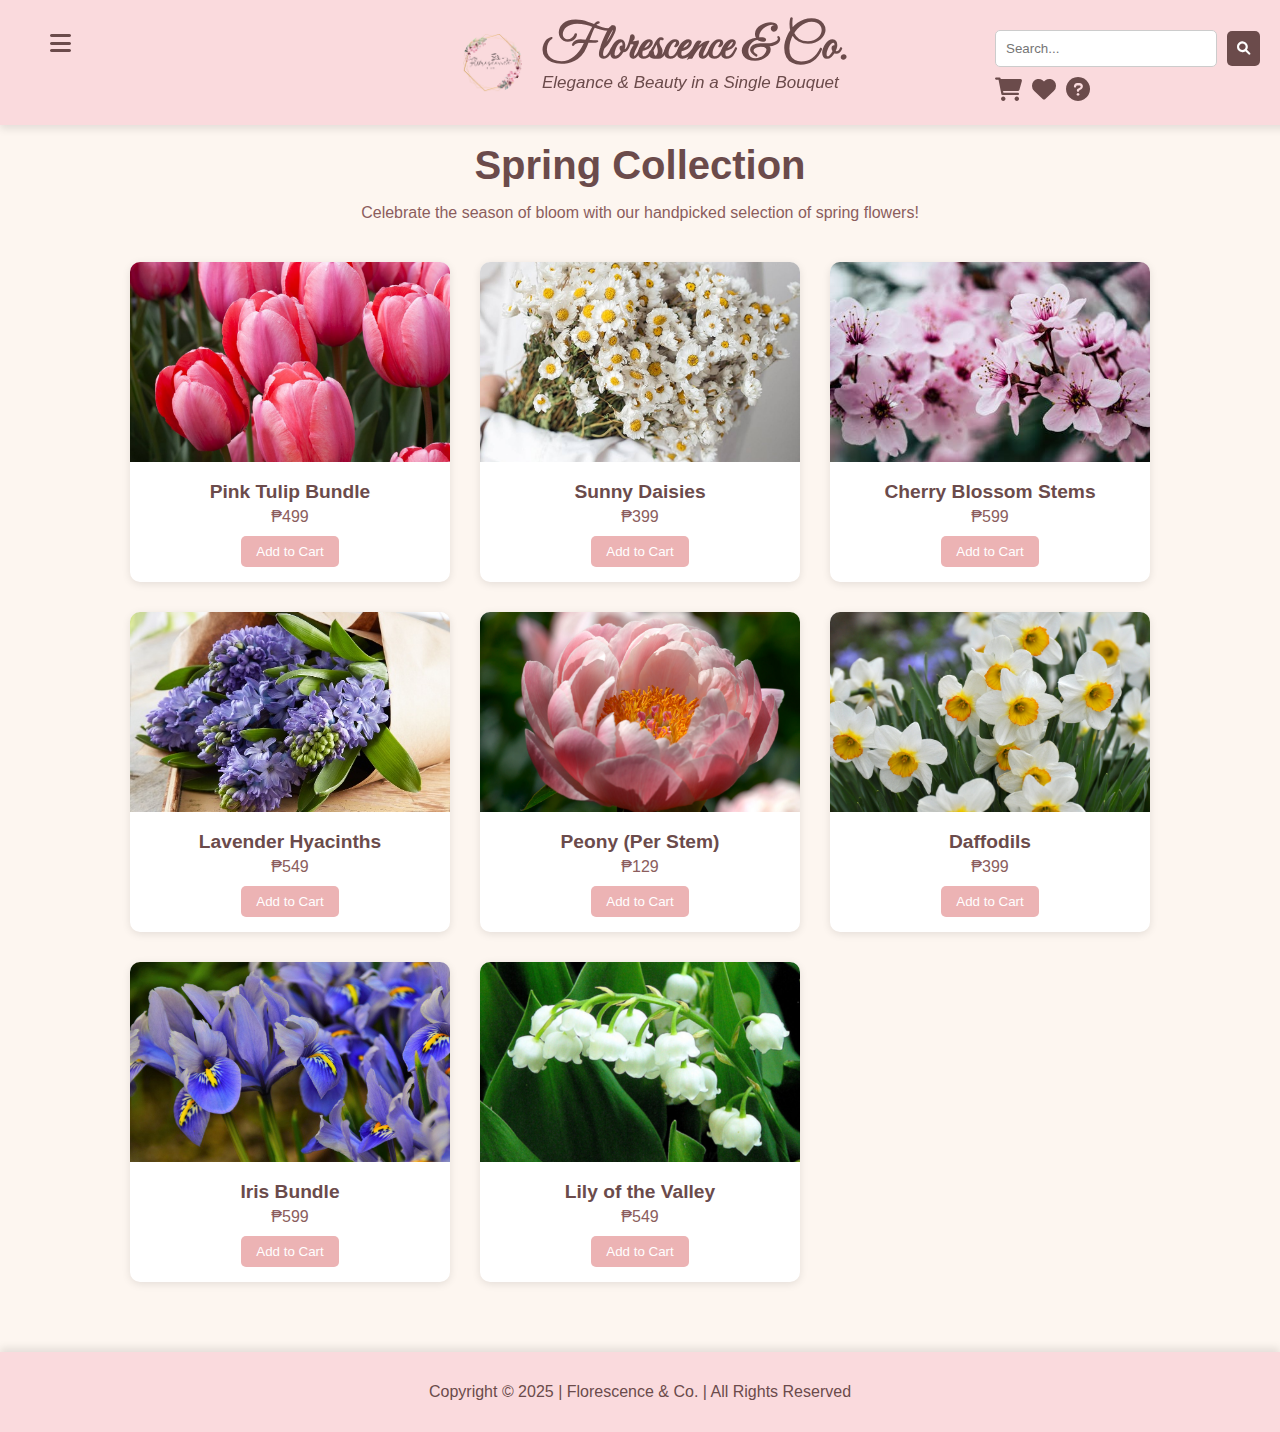
<file: spring.html>
<!DOCTYPE html>
<html>
<head>
    <title>Florescence & Co.</title>
    <link rel="stylesheet" href="https://cdnjs.cloudflare.com/ajax/libs/font-awesome/6.0.0-beta3/css/all.min.css">
    <link href="https://fonts.googleapis.com/css2?family=Dancing+Script:wght@400;700&family=Great+Vibes&family=Parisienne&display=swap" rel="stylesheet">
    <style>
        body {
            font-family: 'Lato', sans-serif;
            margin: 0;
            padding: 0;
            background-color: #fdf6f0;
            color: #333;
            overflow-y: scroll;
        }

        .header {
            position: fixed;
            top: 0;
            left: 0;
            width: 100%;
            background-color: #fadadd;
            color: #6b4b4b;
            padding: 15px;
            display: flex;
            justify-content: center;
            align-items: center;
            box-shadow: 0 4px 8px rgba(0, 0, 0, 0.1);
            z-index: 1000;
        }

        .header .logo {
            display: flex;
            align-items: center;
            gap: 20px;
        }

        .header .logo img {
            height: 60px;
            width: 60px;
            border-radius: 50%; /* Circular logo */
        }

        .header h1{
            margin: 0;
            font-size: 50px;
            font-weight: bold;
            color: #6b4b4b;
            font-family: 'Great Vibes', serif;
        }

        .header p {
            margin-top: -5px;
            font-size: 17px;
            font-style: italic;
        }

        #brand-name {
        cursor: pointer;
        }

        .sidebar {
            width: 250px;
            height: 100%;
            background-color: #fadadd;
            color: #6b4b4b;
            position: fixed;
            top: 0;
            left: -250px;
            transition: left 0.3s ease;
            transform: translateX(-100%);
            box-shadow: 2px 0 5px rgba(0, 0, 0, 0.1);
            z-index: 1001;
            padding-top: 120px;
        }

        .sidebar.open {
            left: 0;
            transform: translateX(0);
        }

        .sidebar ul {
            list-style-type: none;
            padding: 0;
        }

        .sidebar ul li {
            margin: 15px 0;
            text-align: center;
        }

        .sidebar ul li a {
            color: #6b4b4b;
            text-decoration: none;
            font-size: 1.1em;
            transition: color 0.3s ease;
        }

        .sidebar ul li a:hover {
            color: #d3878d;
        }

        .sidebar-toggle {
            position: fixed;
            top: 30px;
            left: 50px;
            font-size: 1.5em;
            cursor: pointer;
            z-index: 1002;
            color: #6b4b4b;
            transition: color 0.3s ease;
        }

        .sidebar-toggle:hover {
            color: #d3878d;
        }

        .search-icons {
            position: fixed;
            top: 30px;
            right: 20px;
            display: flex;
            flex-direction: column;
            gap: 10px;
            z-index: 1002;
        }

        .search-bar {
            display: flex;
            align-items: center;
            gap: 10px;
        }

        .search-bar input {
            padding: 10px;
            border: 1px solid #ccc;
            border-radius: 5px;
            width: 200px;
            background-color: #fff;
            color: #6b4b4b;
        }

        .search-bar button {
            padding: 10px;
            background-color: #6b4b4b;
            color: #fff;
            border: none;
            border-radius: 5px;
            cursor: pointer;
            transition: background-color 0.3s ease;
        }

        .search-bar button:hover {
            background-color: #d3878d;
        }

        .icons {
            display: flex;
            gap: 10px;
        }

        .icons i {
            font-size: 1.5em;
            cursor: pointer;
            color: #6b4b4b;
            transition: color 0.3s ease;
        }

        .icons i:hover {
            color: #d3878d;
        }

        .spring-section {
            padding: 110px;
        }

        .spring-section h2 {
            text-align: center;
            font-size: 2.5em;
            color: #6b4b4b;
            margin-bottom: 10px;
        }

        .spring-section p {
            text-align: center;
            color: #8b5d5d;
            margin-bottom: 40px;
        }

        .flower-grid {
            display: grid;
            grid-template-columns: repeat(auto-fill, minmax(250px, 1fr));
            gap: 30px;
            padding: 0 20px;
        }

        .flower-card {
            background-color: #fff;
            border-radius: 10px;
            box-shadow: 0 2px 8px rgba(0,0,0,0.1);
            overflow: hidden;
            transition: transform 0.2s ease;
        }

        .flower-card img {
            width: 100%;
            height: 200px;
            object-fit: cover;
        }

        .flower-card:hover {
            transform: scale(1.02);
        }

        .flower-info {
            padding: 15px;
            text-align: center;
        }

        .flower-info h3 {
            margin: 0;
            color: #6b4b4b;
            font-size: 1.2em;
        }

        .flower-info p {
            margin: 5px 0 10px;
            color: #8b5d5d;
        }

        .flower-info button {
            padding: 8px 15px;
            background-color: #ecb3b4;
            color: white;
            border: none;
            border-radius: 5px;
            cursor: pointer;
        }

        .flower-info button:hover {
            background-color: #d3878d;
        }

        .popup {
            display: none; 
            position: fixed;
            z-index: 2000;
            left: 0;
            top: 0;
            width: 100%;
            height: 100%;
            background-color: rgba(0,0,0,0.4);
            justify-content: center;
            align-items: center;
        }

        .popup-content {
            background-color: #fff;
            padding: 30px;
            border-radius: 10px;
            text-align: center;
            color: #6b4b4b;
            box-shadow: 0 5px 15px rgba(0,0,0,0.3);
            position: relative;
        }

        .close-btn {
            position: absolute;
            top: 10px;
            right: 15px;
            font-size: 20px;
            color: #aaa;
            cursor: pointer;
        }

        .close-btn:hover {
            color: #6b4b4b;
        }

        .footer {
            text-align: center;
            padding: 15px;
            background-color: #fadadd;
            color: #6b4b4b;
            font-size: 1em;
            margin-top: -40px;
            box-shadow: 0 -4px 8px rgba(0, 0, 0, 0.1);
        }
    </style>
</head>
<body>
    <!-- Header -->
    <div class="header">
        <div class="logo">
            <img src="pics/logo.png" alt="F&Co. Logo">
            <div>
                <h1 id="brand-name">Florescence & Co.</h1>
                <p>Elegance & Beauty in a Single Bouquet</p>
            </div>
        </div>
    </div>

    <!-- Sidebar Toggle -->
    <div class="sidebar-toggle" onclick="toggleSidebar()">
        <i class="fas fa-bars"></i>
    </div>

    <!-- Sidebar -->
    <div class="sidebar" id="sidebar">
        <ul>
            <li><a href="#home">Home</a></li>
            <li><a href="#best-sellers">Best Sellers</a></li>
            <li><a href="#seasonal-flowers">Seasonal Flowers</a></li>
            <li><a href="#fresh-flowers">Fresh Flowers</a></li>
            <li><a href="#synthetic-flowers">Synthetic Flowers</a></li>
            <li><a href="#events-styling">Events Styling</a></li>
            <li><a href="#check-out">Check Out</a></li>
            <li><a href="#about-us">About Us</a></li>
        </ul>
    </div>

    <!-- Search Bar and Icons -->
    <div class="search-icons">
        <div class="search-bar">
            <input type="text" placeholder="Search...">
            <button><i class="fas fa-search"></i></button>
        </div>
        <div class="icons">
            <i class="fas fa-shopping-cart"></i>
            <i class="fas fa-heart"></i>
            <i class="fas fa-question-circle"></i>
        </div>
    </div>

    <section class="spring-section">
        <h2>Spring Collection</h2>
        <p>Celebrate the season of bloom with our handpicked selection of spring flowers!</p>

        <div class="flower-grid">
            <div class="flower-card">
                <img src="pics/tulip.jpeg" alt="Tulips">
                <div class="flower-info">
                    <h3>Pink Tulip Bundle</h3>
                    <p>₱499</p>
                    <button class="cart">Add to Cart</button>
                </div>
            </div>
            <div class="flower-card">
                <img src="pics/daisies.jpg" alt="Daisies">
                <div class="flower-info">
                    <h3>Sunny Daisies</h3>
                    <p>₱399</p>
                    <button class="cart">Add to Cart</button>
                </div>
            </div>
            <div class="flower-card">
                <img src="pics/cherry.jpeg" alt="Cherry Blossoms">
                <div class="flower-info">
                    <h3>Cherry Blossom Stems</h3>
                    <p>₱599</p>
                    <button class="cart">Add to Cart</button>
                </div>
            </div>
            <div class="flower-card">
                <img src="pics/hyacinths.jpg" alt="Hyacinths">
                <div class="flower-info">
                    <h3>Lavender Hyacinths</h3>
                    <p>₱549</p>
                    <button class="cart">Add to Cart</button>
                </div>
            </div>
            <div class="flower-card">
                <img src="pics/peony.webp" alt="Peony">
                <div class="flower-info">
                    <h3>Peony (Per Stem)</h3>
                    <p>₱129</p>
                    <button class="cart">Add to Cart</button>
                </div>
            </div>
            <div class="flower-card">
                <img src="pics/daffodil.webp" alt="Daffodil">
                <div class="flower-info">
                    <h3>Daffodils</h3>
                    <p>₱399</p>
                    <button class="cart">Add to Cart</button>
                </div>
            </div>
            <div class="flower-card">
                <img src="pics/iriss.jpg" alt="Iris">
                <div class="flower-info">
                    <h3>Iris Bundle</h3>
                    <p>₱599</p>
                    <button class="cart">Add to Cart</button>
                </div>
            </div>
            <div class="flower-card">
                <img src="pics/lily.jpg" alt="Lily of the Valley">
                <div class="flower-info">
                    <h3>Lily of the Valley</h3>
                    <p>₱549</p>
                    <button class="cart">Add to Cart</button>
                </div>
            </div>
        </div>
    </section>

    <!-- Popup Modal -->
    <div id="popup" class="popup">
        <div class="popup-content">
        <span class="close-btn">&times;</span>
        <p>Added to Cart! 🛒</p>
        </div>
    </div>
  
    <!-- Footer -->
    <div class="footer">
        <p>Copyright © 2025 | Florescence & Co. | All Rights Reserved</p>
    </div>

    <script>
        // Toggle Sidebar
        function toggleSidebar() {
            const sidebar = document.getElementById('sidebar');
            const mainContent = document.getElementById('mainContent');
            sidebar.classList.toggle('open');
            mainContent.classList.toggle('shifted');
        }

        // Redirect to Home Page
        document.getElementById('brand-name').addEventListener('click', function() {
            window.location.href = 'main.html';
        });

        // Add to Cart
        document.querySelectorAll('.cart').forEach(button => {
            button.addEventListener('click', () => {
                document.getElementById('popup').style.display = 'flex';
            });
        });

        // Close popup
        document.querySelector('.close-btn').addEventListener('click', () => {
            document.getElementById('popup').style.display = 'none';
        });

        // Close popup when clicking outside the content
        window.addEventListener('click', (e) => {
            const popup = document.getElementById('popup');
            if (e.target === popup) {
                popup.style.display = 'none';
            }
        });
    </script>

</body>
</html>
</file>
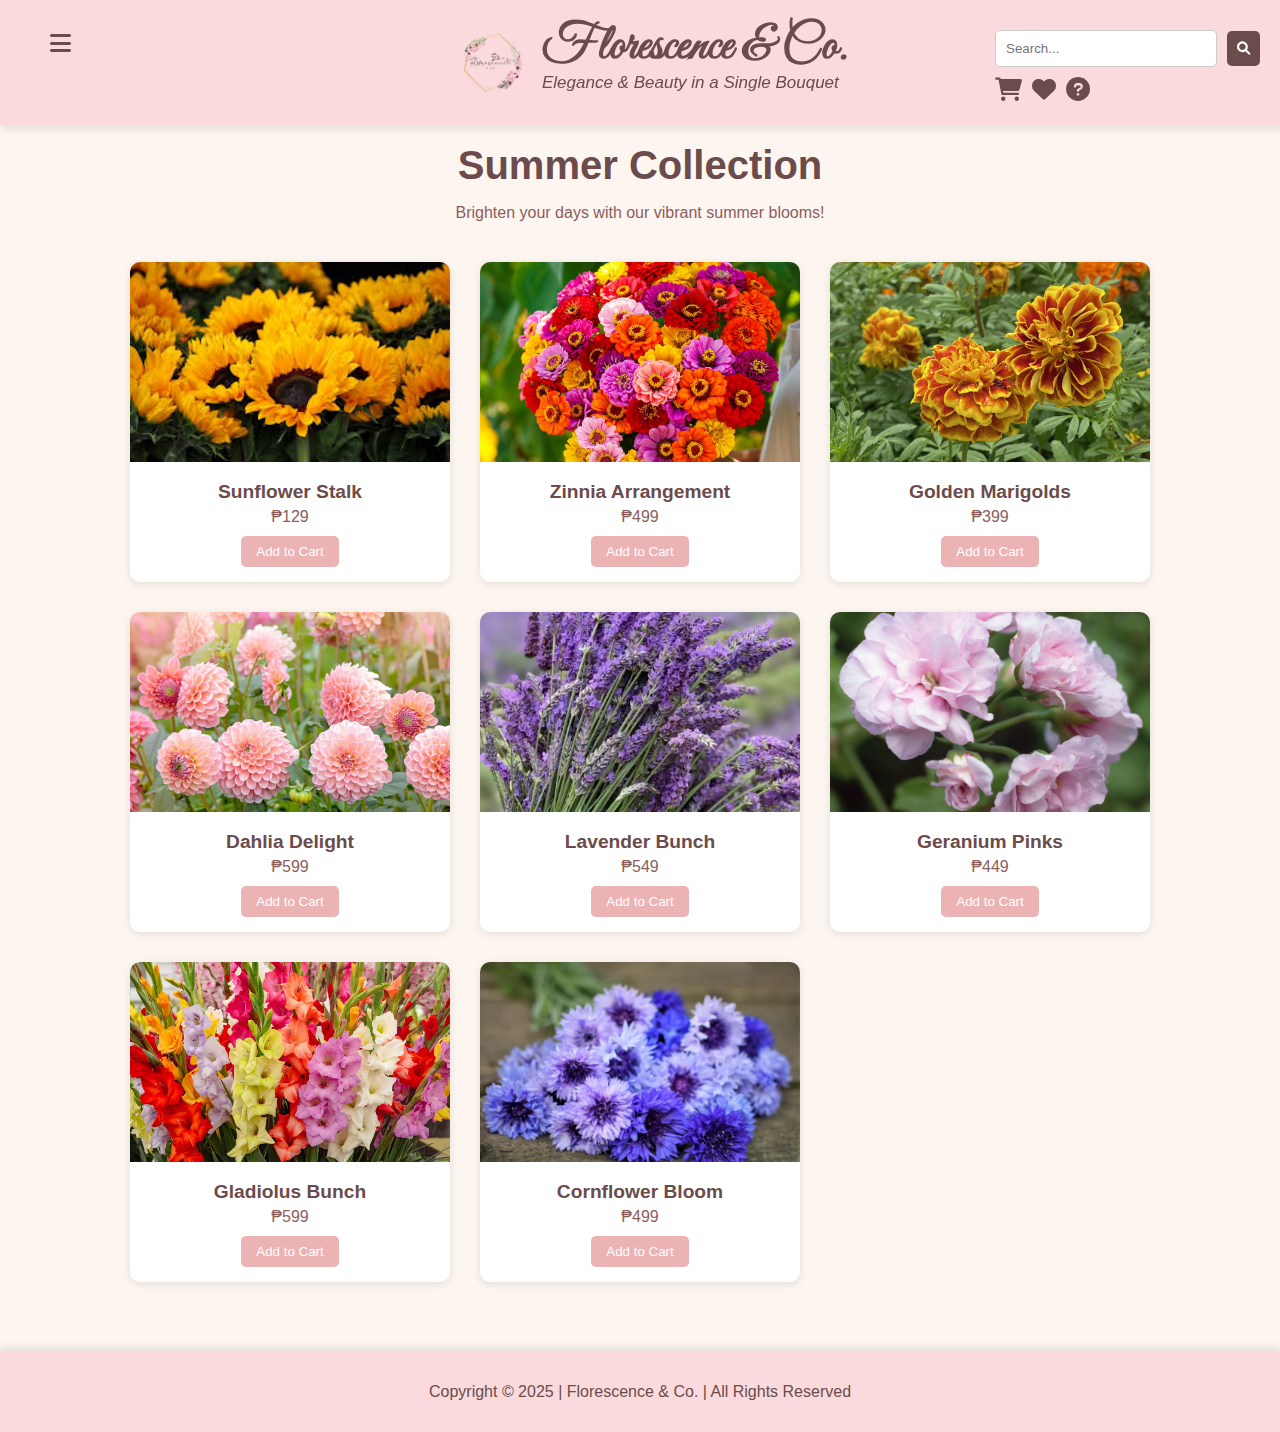
<file: summer.html>
<!DOCTYPE html>
<html>
<head>
    <title>Florescence & Co.</title>
    <link rel="stylesheet" href="https://cdnjs.cloudflare.com/ajax/libs/font-awesome/6.0.0-beta3/css/all.min.css">
    <link href="https://fonts.googleapis.com/css2?family=Dancing+Script:wght@400;700&family=Great+Vibes&family=Parisienne&display=swap" rel="stylesheet">
    <style>
        body {
            font-family: 'Lato', sans-serif;
            margin: 0;
            padding: 0;
            background-color: #fdf6f0;
            color: #333;
            overflow-y: scroll;
        }

        .header {
            position: fixed;
            top: 0;
            left: 0;
            width: 100%;
            background-color: #fadadd;
            color: #6b4b4b;
            padding: 15px;
            display: flex;
            justify-content: center;
            align-items: center;
            box-shadow: 0 4px 8px rgba(0, 0, 0, 0.1);
            z-index: 1000;
        }

        .header .logo {
            display: flex;
            align-items: center;
            gap: 20px;
        }

        .header .logo img {
            height: 60px;
            width: 60px;
            border-radius: 50%; /* Circular logo */
        }

        .header h1{
            margin: 0;
            font-size: 50px;
            font-weight: bold;
            color: #6b4b4b;
            font-family: 'Great Vibes', serif;
        }

        .header p {
            margin-top: -5px;
            font-size: 17px;
            font-style: italic;
        }

        #brand-name {
        cursor: pointer;
        }

        .sidebar {
            width: 250px;
            height: 100%;
            background-color: #fadadd;
            color: #6b4b4b;
            position: fixed;
            top: 0;
            left: -250px;
            transition: left 0.3s ease;
            transform: translateX(-100%);
            box-shadow: 2px 0 5px rgba(0, 0, 0, 0.1);
            z-index: 1001;
            padding-top: 120px;
        }

        .sidebar.open {
            left: 0;
            transform: translateX(0);
        }

        .sidebar ul {
            list-style-type: none;
            padding: 0;
        }

        .sidebar ul li {
            margin: 15px 0;
            text-align: center;
        }

        .sidebar ul li a {
            color: #6b4b4b;
            text-decoration: none;
            font-size: 1.1em;
            transition: color 0.3s ease;
        }

        .sidebar ul li a:hover {
            color: #d3878d;
        }

        .sidebar-toggle {
            position: fixed;
            top: 30px;
            left: 50px;
            font-size: 1.5em;
            cursor: pointer;
            z-index: 1002;
            color: #6b4b4b;
            transition: color 0.3s ease;
        }

        .sidebar-toggle:hover {
            color: #d3878d;
        }

        .search-icons {
            position: fixed;
            top: 30px;
            right: 20px;
            display: flex;
            flex-direction: column;
            gap: 10px;
            z-index: 1002;
        }

        .search-bar {
            display: flex;
            align-items: center;
            gap: 10px;
        }

        .search-bar input {
            padding: 10px;
            border: 1px solid #ccc;
            border-radius: 5px;
            width: 200px;
            background-color: #fff;
            color: #6b4b4b;
        }

        .search-bar button {
            padding: 10px;
            background-color: #6b4b4b;
            color: #fff;
            border: none;
            border-radius: 5px;
            cursor: pointer;
            transition: background-color 0.3s ease;
        }

        .search-bar button:hover {
            background-color: #d3878d;
        }

        .icons {
            display: flex;
            gap: 10px;
        }

        .icons i {
            font-size: 1.5em;
            cursor: pointer;
            color: #6b4b4b;
            transition: color 0.3s ease;
        }

        .icons i:hover {
            color: #d3878d;
        }

        .summer-section {
            padding: 110px;
        }

        .summer-section h2 {
            text-align: center;
            font-size: 2.5em;
            color: #6b4b4b;
            margin-bottom: 10px;
        }

        .summer-section p {
            text-align: center;
            color: #8b5d5d;
            margin-bottom: 40px;
        }

        .flower-grid {
            display: grid;
            grid-template-columns: repeat(auto-fill, minmax(250px, 1fr));
            gap: 30px;
            padding: 0 20px;
        }

        .flower-card {
            background-color: #fff;
            border-radius: 10px;
            box-shadow: 0 2px 8px rgba(0,0,0,0.1);
            overflow: hidden;
            transition: transform 0.2s ease;
        }

        .flower-card img {
            width: 100%;
            height: 200px;
            object-fit: cover;
        }

        .flower-card:hover {
            transform: scale(1.02);
        }

        .flower-info {
            padding: 15px;
            text-align: center;
        }

        .flower-info h3 {
            margin: 0;
            color: #6b4b4b;
            font-size: 1.2em;
        }

        .flower-info p {
            margin: 5px 0 10px;
            color: #8b5d5d;
        }

        .flower-info button {
            padding: 8px 15px;
            background-color: #ecb3b4;
            color: white;
            border: none;
            border-radius: 5px;
            cursor: pointer;
        }

        .flower-info button:hover {
            background-color: #d3878d;
        }

        .popup {
            display: none; 
            position: fixed;
            z-index: 2000;
            left: 0;
            top: 0;
            width: 100%;
            height: 100%;
            background-color: rgba(0,0,0,0.4);
            justify-content: center;
            align-items: center;
        }

        .popup-content {
            background-color: #fff;
            padding: 30px;
            border-radius: 10px;
            text-align: center;
            color: #6b4b4b;
            box-shadow: 0 5px 15px rgba(0,0,0,0.3);
            position: relative;
        }

        .close-btn {
            position: absolute;
            top: 10px;
            right: 15px;
            font-size: 20px;
            color: #aaa;
            cursor: pointer;
        }

        .close-btn:hover {
            color: #6b4b4b;
        }

        .footer {
            text-align: center;
            padding: 15px;
            background-color: #fadadd;
            color: #6b4b4b;
            font-size: 1em;
            margin-top: -40px;
            box-shadow: 0 -4px 8px rgba(0, 0, 0, 0.1);
        }
    </style>
</head>
<body>
    <!-- Header -->
    <div class="header">
        <div class="logo">
            <img src="pics/logo.png" alt="F&Co. Logo">
            <div>
                <h1 id="brand-name">Florescence & Co.</h1>
                <p>Elegance & Beauty in a Single Bouquet</p>
            </div>
        </div>
    </div>

    <!-- Sidebar Toggle -->
    <div class="sidebar-toggle" onclick="toggleSidebar()">
        <i class="fas fa-bars"></i>
    </div>

    <!-- Sidebar -->
    <div class="sidebar" id="sidebar">
        <ul>
            <li><a href="#home">Home</a></li>
            <li><a href="#best-sellers">Best Sellers</a></li>
            <li><a href="#seasonal-flowers">Seasonal Flowers</a></li>
            <li><a href="#fresh-flowers">Fresh Flowers</a></li>
            <li><a href="#synthetic-flowers">Synthetic Flowers</a></li>
            <li><a href="#events-styling">Events Styling</a></li>
            <li><a href="#check-out">Check Out</a></li>
            <li><a href="#about-us">About Us</a></li>
        </ul>
    </div>

    <!-- Search Bar and Icons -->
    <div class="search-icons">
        <div class="search-bar">
            <input type="text" placeholder="Search...">
            <button><i class="fas fa-search"></i></button>
        </div>
        <div class="icons">
            <i class="fas fa-shopping-cart"></i>
            <i class="fas fa-heart"></i>
            <i class="fas fa-question-circle"></i>
        </div>
    </div>

    <section class="summer-section">
        <h2>Summer Collection</h2>
        <p>Brighten your days with our vibrant summer blooms!</p>

        <div class="flower-grid">
            <div class="flower-card">
                <img src="pics/sunflower.jpeg" alt="Sunflower">
                <div class="flower-info">
                    <h3>Sunflower Stalk</h3>
                    <p>₱129</p>
                    <button class="cart">Add to Cart</button>
                </div>
            </div>
            <div class="flower-card">
                <img src="pics/zinnia.webp" alt="Zinnia">
                <div class="flower-info">
                    <h3>Zinnia Arrangement</h3>
                    <p>₱499</p>
                    <button class="cart">Add to Cart</button>
                </div>
            </div>
            <div class="flower-card">
                <img src="pics/marigold.jpg" alt="Marigold">
                <div class="flower-info">
                    <h3>Golden Marigolds</h3>
                    <p>₱399</p>
                    <button class="cart">Add to Cart</button>
                </div>
            </div>
            <div class="flower-card">
                <img src="pics/dahlia.jpg" alt="Dahlia">
                <div class="flower-info">
                    <h3>Dahlia Delight</h3>
                    <p>₱599</p>
                    <button class="cart">Add to Cart</button>
                </div>
            </div>
            <div class="flower-card">
                <img src="pics/lavender.webp" alt="Lavender">
                <div class="flower-info">
                    <h3>Lavender Bunch</h3>
                    <p>₱549</p>
                    <button class="cart">Add to Cart</button>
                </div>
            </div>
            <div class="flower-card">
                <img src="pics/geranium.jpg" alt="Geranium">
                <div class="flower-info">
                    <h3>Geranium Pinks</h3>
                    <p>₱449</p>
                    <button class="cart">Add to Cart</button>
                </div>
            </div>
            <div class="flower-card">
                <img src="pics/gladiolus.jpg" alt="Gladiolus">
                <div class="flower-info">
                    <h3>Gladiolus Bunch</h3>
                    <p>₱599</p>
                    <button class="cart">Add to Cart</button>
                </div>
            </div>
            <div class="flower-card">
                <img src="pics/cornflower.webp" alt="Cornflower">
                <div class="flower-info">
                    <h3>Cornflower Bloom</h3>
                    <p>₱499</p>
                    <button class="cart">Add to Cart</button>
                </div>
            </div>
        </div>        
    </section>

    <!-- Popup Modal -->
    <div id="popup" class="popup">
        <div class="popup-content">
        <span class="close-btn">&times;</span>
        <p>Added to Cart! 🛒</p>
        </div>
    </div>

    <!-- Footer -->
    <div class="footer">
        <p>Copyright © 2025 | Florescence & Co. | All Rights Reserved</p>
    </div>

    <script>
        // Toggle Sidebar
        function toggleSidebar() {
            const sidebar = document.getElementById('sidebar');
            const mainContent = document.getElementById('mainContent');
            sidebar.classList.toggle('open');
            mainContent.classList.toggle('shifted');
        }

        // Redirect to Home Page
        document.getElementById('brand-name').addEventListener('click', function() {
            window.location.href = 'main.html';
        });

        // Add to Cart
        document.querySelectorAll('.cart').forEach(button => {
            button.addEventListener('click', () => {
                document.getElementById('popup').style.display = 'flex';
            });
        });

        // Close popup
        document.querySelector('.close-btn').addEventListener('click', () => {
            document.getElementById('popup').style.display = 'none';
        });

        // Close popup when clicking outside the content
        window.addEventListener('click', (e) => {
            const popup = document.getElementById('popup');
            if (e.target === popup) {
                popup.style.display = 'none';
            }
        });
    </script>

</body>
</html>
</file>
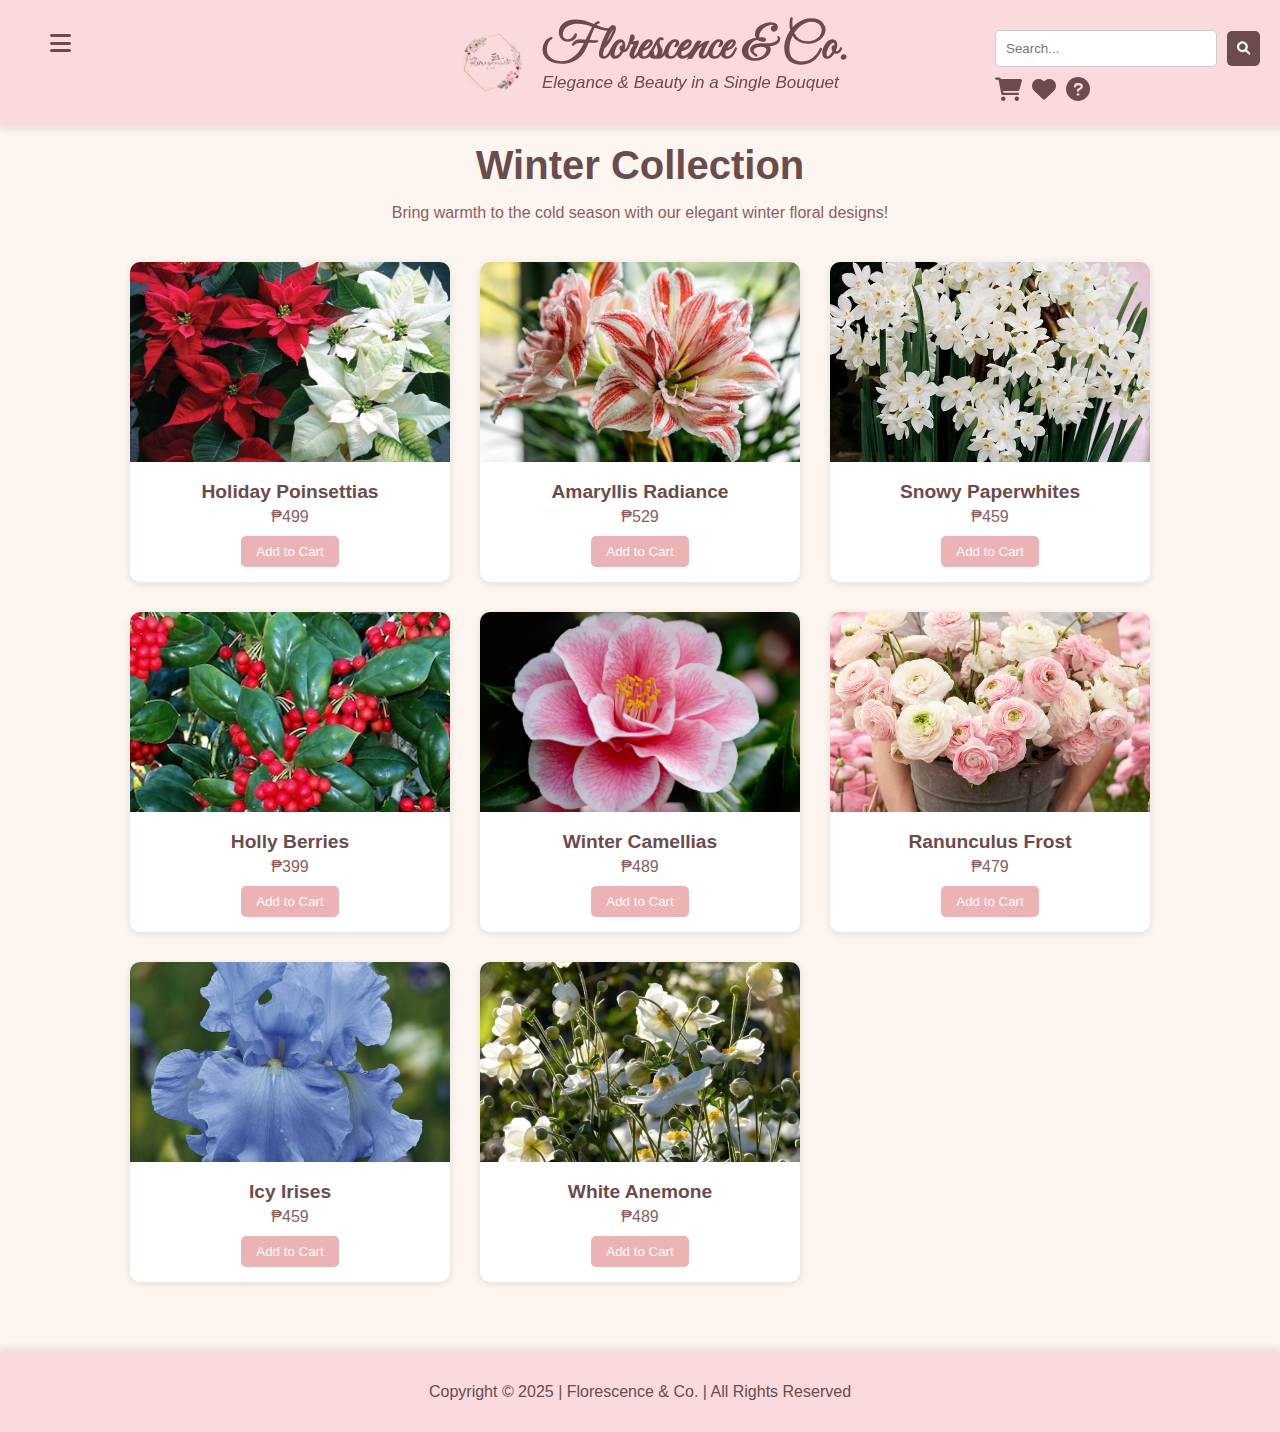
<file: winter.html>
<!DOCTYPE html>
<html>
<head>
    <title>Florescence & Co.</title>
    <link rel="stylesheet" href="https://cdnjs.cloudflare.com/ajax/libs/font-awesome/6.0.0-beta3/css/all.min.css">
    <link href="https://fonts.googleapis.com/css2?family=Dancing+Script:wght@400;700&family=Great+Vibes&family=Parisienne&display=swap" rel="stylesheet">
    <style>
        body {
            font-family: 'Lato', sans-serif;
            margin: 0;
            padding: 0;
            background-color: #fdf6f0;
            color: #333;
            overflow-y: scroll;
        }

        .header {
            position: fixed;
            top: 0;
            left: 0;
            width: 100%;
            background-color: #fadadd;
            color: #6b4b4b;
            padding: 15px;
            display: flex;
            justify-content: center;
            align-items: center;
            box-shadow: 0 4px 8px rgba(0, 0, 0, 0.1);
            z-index: 1000;
        }

        .header .logo {
            display: flex;
            align-items: center;
            gap: 20px;
        }

        .header .logo img {
            height: 60px;
            width: 60px;
            border-radius: 50%; /* Circular logo */
        }

        .header h1{
            margin: 0;
            font-size: 50px;
            font-weight: bold;
            color: #6b4b4b;
            font-family: 'Great Vibes', serif;
        }

        .header p {
            margin-top: -5px;
            font-size: 17px;
            font-style: italic;
        }

        #brand-name {
        cursor: pointer;
        }

        .sidebar {
            width: 250px;
            height: 100%;
            background-color: #fadadd;
            color: #6b4b4b;
            position: fixed;
            top: 0;
            left: -250px;
            transition: left 0.3s ease;
            transform: translateX(-100%);
            box-shadow: 2px 0 5px rgba(0, 0, 0, 0.1);
            z-index: 1001;
            padding-top: 120px;
        }

        .sidebar.open {
            left: 0;
            transform: translateX(0);
        }

        .sidebar ul {
            list-style-type: none;
            padding: 0;
        }

        .sidebar ul li {
            margin: 15px 0;
            text-align: center;
        }

        .sidebar ul li a {
            color: #6b4b4b;
            text-decoration: none;
            font-size: 1.1em;
            transition: color 0.3s ease;
        }

        .sidebar ul li a:hover {
            color: #d3878d;
        }

        .sidebar-toggle {
            position: fixed;
            top: 30px;
            left: 50px;
            font-size: 1.5em;
            cursor: pointer;
            z-index: 1002;
            color: #6b4b4b;
            transition: color 0.3s ease;
        }

        .sidebar-toggle:hover {
            color: #d3878d;
        }

        .search-icons {
            position: fixed;
            top: 30px;
            right: 20px;
            display: flex;
            flex-direction: column;
            gap: 10px;
            z-index: 1002;
        }

        .search-bar {
            display: flex;
            align-items: center;
            gap: 10px;
        }

        .search-bar input {
            padding: 10px;
            border: 1px solid #ccc;
            border-radius: 5px;
            width: 200px;
            background-color: #fff;
            color: #6b4b4b;
        }

        .search-bar button {
            padding: 10px;
            background-color: #6b4b4b;
            color: #fff;
            border: none;
            border-radius: 5px;
            cursor: pointer;
            transition: background-color 0.3s ease;
        }

        .search-bar button:hover {
            background-color: #d3878d;
        }

        .icons {
            display: flex;
            gap: 10px;
        }

        .icons i {
            font-size: 1.5em;
            cursor: pointer;
            color: #6b4b4b;
            transition: color 0.3s ease;
        }

        .icons i:hover {
            color: #d3878d;
        }

        .winter-section {
            padding: 110px;
        }

        .winter-section h2 {
            text-align: center;
            font-size: 2.5em;
            color: #6b4b4b;
            margin-bottom: 10px;
        }

        .winter-section p {
            text-align: center;
            color: #8b5d5d;
            margin-bottom: 40px;
        }

        .flower-grid {
            display: grid;
            grid-template-columns: repeat(auto-fill, minmax(250px, 1fr));
            gap: 30px;
            padding: 0 20px;
        }

        .flower-card {
            background-color: #fff;
            border-radius: 10px;
            box-shadow: 0 2px 8px rgba(0,0,0,0.1);
            overflow: hidden;
            transition: transform 0.2s ease;
        }

        .flower-card img {
            width: 100%;
            height: 200px;
            object-fit: cover;
        }

        .flower-card:hover {
            transform: scale(1.02);
        }

        .flower-info {
            padding: 15px;
            text-align: center;
        }

        .flower-info h3 {
            margin: 0;
            color: #6b4b4b;
            font-size: 1.2em;
        }

        .flower-info p {
            margin: 5px 0 10px;
            color: #8b5d5d;
        }

        .flower-info button {
            padding: 8px 15px;
            background-color: #ecb3b4;
            color: white;
            border: none;
            border-radius: 5px;
            cursor: pointer;
        }

        .flower-info button:hover {
            background-color: #d3878d;
        }

        .popup {
            display: none; 
            position: fixed;
            z-index: 2000;
            left: 0;
            top: 0;
            width: 100%;
            height: 100%;
            background-color: rgba(0,0,0,0.4);
            justify-content: center;
            align-items: center;
        }

        .popup-content {
            background-color: #fff;
            padding: 30px;
            border-radius: 10px;
            text-align: center;
            color: #6b4b4b;
            box-shadow: 0 5px 15px rgba(0,0,0,0.3);
            position: relative;
        }

        .close-btn {
            position: absolute;
            top: 10px;
            right: 15px;
            font-size: 20px;
            color: #aaa;
            cursor: pointer;
        }

        .close-btn:hover {
            color: #6b4b4b;
        }

        .footer {
            text-align: center;
            padding: 15px;
            background-color: #fadadd;
            color: #6b4b4b;
            font-size: 1em;
            margin-top: -40px;
            box-shadow: 0 -4px 8px rgba(0, 0, 0, 0.1);
        }
    </style>
</head>
<body>
    <!-- Header -->
    <div class="header">
        <div class="logo">
            <img src="pics/logo.png" alt="F&Co. Logo">
            <div>
                <h1 id="brand-name">Florescence & Co.</h1>
                <p>Elegance & Beauty in a Single Bouquet</p>
            </div>
        </div>
    </div>

    <!-- Sidebar Toggle Button -->
    <div class="sidebar-toggle" onclick="toggleSidebar()">
        <i class="fas fa-bars"></i>
    </div>

    <!-- Sidebar -->
    <div class="sidebar" id="sidebar">
        <ul>
            <li><a href="#home">Home</a></li>
            <li><a href="#best-sellers">Best Sellers</a></li>
            <li><a href="#seasonal-flowers">Seasonal Flowers</a></li>
            <li><a href="#fresh-flowers">Fresh Flowers</a></li>
            <li><a href="#synthetic-flowers">Synthetic Flowers</a></li>
            <li><a href="#events-styling">Events Styling</a></li>
            <li><a href="#check-out">Check Out</a></li>
            <li><a href="#about-us">About Us</a></li>
        </ul>
    </div>

    <!-- Search Bar and Icons -->
    <div class="search-icons">
        <div class="search-bar">
            <input type="text" placeholder="Search...">
            <button><i class="fas fa-search"></i></button>
        </div>
        <div class="icons">
            <i class="fas fa-shopping-cart"></i>
            <i class="fas fa-heart"></i>
            <i class="fas fa-question-circle"></i>
        </div>
    </div>

    <section class="winter-section">
        <h2>Winter Collection</h2>
        <p>Bring warmth to the cold season with our elegant winter floral designs!</p>
    
        <div class="flower-grid">
            <div class="flower-card">
                <img src="pics/poinsettia.jpg" alt="Poinsettia">
                <div class="flower-info">
                    <h3>Holiday Poinsettias</h3>
                    <p>₱499</p>
                    <button class="cart">Add to Cart</button>
                </div>
            </div>
            <div class="flower-card">
                <img src="pics/amaryllis.jpg" alt="Amaryllis">
                <div class="flower-info">
                    <h3>Amaryllis Radiance</h3>
                    <p>₱529</p>
                    <button class="cart">Add to Cart</button>
                </div>
            </div>
            <div class="flower-card">
                <img src="pics/paperwhite.jpg" alt="Paperwhite Narcissus">
                <div class="flower-info">
                    <h3>Snowy Paperwhites</h3>
                    <p>₱459</p>
                    <button class="cart">Add to Cart</button>
                </div>
            </div>
            <div class="flower-card">
                <img src="pics/holly.webp" alt="Holly">
                <div class="flower-info">
                    <h3>Holly Berries</h3>
                    <p>₱399</p>
                    <button class="cart">Add to Cart</button>
                </div>
            </div>
            <div class="flower-card">
                <img src="pics/camellia.jpg" alt="Camellia">
                <div class="flower-info">
                    <h3>Winter Camellias</h3>
                    <p>₱489</p>
                    <button class="cart">Add to Cart</button>
                </div>
            </div>
            <div class="flower-card">
                <img src="pics/ranunculus.webp" alt="Ranunculus">
                <div class="flower-info">
                    <h3>Ranunculus Frost</h3>
                    <p>₱479</p>
                    <button class="cart">Add to Cart</button>
                </div>
            </div>
            <div class="flower-card">
                <img src="pics/iiris.webp" alt="Iris">
                <div class="flower-info">
                    <h3>Icy Irises</h3>
                    <p>₱459</p>
                    <button class="cart">Add to Cart</button>
                </div>
            </div>
            <div class="flower-card">
                <img src="pics/anemonee.jpg" alt="White Anemone">
                <div class="flower-info">
                    <h3>White Anemone</h3>
                    <p>₱489</p>
                    <button class="cart">Add to Cart</button>
                </div>
            </div>
        </div>        
    </section>    

    <!-- Popup Modal -->
    <div id="popup" class="popup">
        <div class="popup-content">
        <span class="close-btn">&times;</span>
        <p>Added to Cart! 🛒</p>
        </div>
    </div>

    <!-- Footer -->
    <div class="footer">
        <p>Copyright © 2025 | Florescence & Co. | All Rights Reserved</p>
    </div>

    <script>
        // Toggle Sidebar
        function toggleSidebar() {
            const sidebar = document.getElementById('sidebar');
            const mainContent = document.getElementById('mainContent');
            sidebar.classList.toggle('open');
            mainContent.classList.toggle('shifted');
        }

        // Redirect to Home Page
        document.getElementById('brand-name').addEventListener('click', function() {
            window.location.href = 'main.html';
        });

        // Add to Cart
        document.querySelectorAll('.cart').forEach(button => {
            button.addEventListener('click', () => {
                document.getElementById('popup').style.display = 'flex';
            });
        });

        // Close popup
        document.querySelector('.close-btn').addEventListener('click', () => {
            document.getElementById('popup').style.display = 'none';
        });

        // Close popup when clicking outside the content
        window.addEventListener('click', (e) => {
            const popup = document.getElementById('popup');
            if (e.target === popup) {
                popup.style.display = 'none';
            }
        });
    </script>

</body>
</html>
</file>
<file: style.css>
body {
    font-family: 'Lato', sans-serif;
    margin: 0;
    padding: 0;
    background-color: #fdf6f0;
    color: #333;
    overflow-y: scroll;
}

/* Header */
.header {
    position: fixed;
    top: 0;
    left: 0;
    width: 100%;
    background-color: #fadadd;
    color: #6b4b4b;
    padding: 15px;
    display: flex;
    justify-content: center;
    align-items: center;
    box-shadow: 0 4px 8px rgba(0, 0, 0, 0.1);
    z-index: 1000;
}

.header .logo {
    display: flex;
    align-items: center;
    gap: 20px;
}

.header .logo img {
    height: 60px;
    width: 60px;
    border-radius: 50%;
}

.header h1{
    margin: 0;
    font-size: 50px;
    font-weight: bold;
    color: #6b4b4b;
    font-family: 'Great Vibes', serif;
}

.header p {
    margin-top: -5px;
    font-size: 17px;
    font-style: italic;
}

/* Sidebar */
.sidebar {
    width: 250px;
    height: 100%;
    background-color: #fadadd;
    color: #6b4b4b;
    position: fixed;
    top: 0;
    left: -250px;
    transition: left 0.3s ease;
    transform: translateX(-100%);
    box-shadow: 2px 0 5px rgba(0, 0, 0, 0.1);
    z-index: 1001;
    padding-top: 120px;
}

.sidebar.open {
    left: 0;
    transform: translateX(0);
}

.sidebar ul {
    list-style-type: none;
    padding: 0;
}

.sidebar ul li {
    margin: 15px 0;
    text-align: center;
}

.sidebar ul li a {
    color: #6b4b4b;
    text-decoration: none;
    font-size: 1.1em;
    transition: color 0.3s ease;
}

.sidebar ul li a:hover {
    color: #d3878d;
}

.sidebar-toggle {
    position: fixed;
    top: 30px;
    left: 50px;
    font-size: 1.5em;
    cursor: pointer;
    z-index: 1002;
    color: #6b4b4b;
    transition: color 0.3s ease;
}

.sidebar-toggle:hover {
    color: #d3878d;
}

/* Search Bar and Icons */
.search-icons {
    position: fixed;
    top: 30px;
    right: 20px;
    display: flex;
    flex-direction: column;
    gap: 10px;
    z-index: 1002;
}

.search-bar {
    display: flex;
    align-items: center;
    gap: 10px;
}

.search-bar input {
    padding: 10px;
    border: 1px solid #ccc;
    border-radius: 5px;
    width: 200px;
    background-color: #fff;
    color: #6b4b4b;
}

.search-bar button {
    padding: 10px;
    background-color: #6b4b4b;
    color: #fff;
    border: none;
    border-radius: 5px;
    cursor: pointer;
    transition: background-color 0.3s ease;
}

.search-bar button:hover {
    background-color: #d3878d;
}

.icons {
    display: flex;
    gap: 10px;
}

.icons i {
    font-size: 1.5em;
    cursor: pointer;
    color: #6b4b4b;
    transition: color 0.3s ease;
}

.icons i:hover {
    color: #d3878d;
}

/* Main Content Styles */
.main-content {
    margin-top: 120px;
    padding: 20px;
    transition: margin-left 0.3s ease;
}

.main-content.shifted {
    margin-left: 250px;
}

.section {
    margin-bottom: 20px;
    padding: 20px;
}

.section h2 {
    font-size: 2em;
    margin-bottom: 20px;
    color: #6b4b4b;
    font-family: 'Playfair Display', serif;
    text-align: center;
}

.section p {
    line-height: 1.6;
    color: #555;
    text-align: center;
}

.home-section {
    margin-top: 90px;
    margin-bottom: 10px;
    padding: 20px;
}

.home-section h2 {
    font-size: 2.5em;
    text-align: center;
    color: #6b4b4b;
    font-family: 'Playfair Display', serif;
    margin-bottom: 30px;
}

.home-section p {
    font-size: 16px;
    font-style: normal;
    color: #6b4b4b;
    margin-left: 20px;
    margin-right: 20px;
    text-align: justify;
    
}

.image-layout {
    display: grid;
    grid-template-columns: 2fr 1fr;
    gap: 20px;
    width: 80;
    align-items: center;
    padding: 20px;
}

.image-layout .big-image {
    display: flex;
    position: relative;
    border-radius: 15px;
    overflow: hidden;
    box-shadow: 0 4px 8px rgba(0, 0, 0, 0.1);
    transition: transform 0.3s ease, box-shadow 0.3s ease;
}

.image-layout .big-image:hover {
    transform: scale(1.02);
    box-shadow: 0 6px 12px rgba(0, 0, 0, 0.15);
}

.image-layout .big-image img {
    width: 100%;
    height: 725px;
    object-fit: cover;
    border-radius: 15px;
}

.image-layout .small-images {
    display: grid;
    grid-template-columns: repeat(2, 1fr);
    grid-template-rows: repeat(3, auto);
    gap: 10px;
}

.image-layout .small-images .small-image {
    position: relative;
    overflow: hidden;
    border-radius: 15px;
    box-shadow: 0 4px 8px rgba(0, 0, 0, 0.1);
    transition: transform 0.3s ease, box-shadow 0.3s ease;
}

.image-layout .small-images .small-image:hover {
    transform: scale(1.02);
    box-shadow: 0 6px 12px rgba(0, 0, 0, 0.15);
}

.image-layout .small-images .small-image img {
    width: 100%;
    height: 170px;
    object-fit: cover;
    border-radius: 15px;
}

.images {
    display: flex;
    flex-wrap: wrap;
    justify-content: center;
    gap: 20px;
    margin-top: 20px;
}

.image-container {
    text-align: center;
    background-color: #fff;
    padding: 5px;
    border-radius: 10px;
    box-shadow: 0 4px 8px rgba(0, 0, 0, 0.1);
    width: 200px;
    transition: transform 0.3s ease, box-shadow 0.3s ease;
}

.image-container:hover {
    transform: translateY(-5px);
    box-shadow: 0 6px 12px rgba(0, 0, 0, 0.15);
}

.image-container img {
    width: 100%;
    height: 300px;
    border-radius: 10px;
    object-fit: cover;
}

.image-container .label {
    font-size: 1.2em;
    margin: 10px 0;
    color: #6b4b4b;
}

.image-container .price {
    font-size: 1.1em;
    color: #d3878d;
    margin: 5px 0;
}

.action-row {
    display: flex;
    align-items: center;
    justify-content: center;
    gap: 10px;
    margin-top: 10px;
}

.icons-only {
    display: flex;
    gap: 12px;
    font-size: 1.4em;
    cursor: pointer;
    color: #f4c2c2;
}

.icons-only i:hover {
    color: #ecb3b4;
    transform: scale(1.1);
    transition: transform 0.2s ease, color 0.2s ease;
}

.buy-now {
    padding: 8px 16px;
    background-color: #f4c2c2;
    color: #fff;
    border: none;
    border-radius: 5px;
    cursor: pointer;
    white-space: nowrap;
    transition: background-color 0.3s ease;
}

.buy-now:hover {
    background-color: #ecb3b4;
}

.popup {
    display: none; 
    position: fixed;
    z-index: 2000;
    left: 0;
    top: 0;
    width: 100%;
    height: 100%;
    background-color: rgba(0,0,0,0.4);
    justify-content: center;
    align-items: center;
}

.popup-content {
    background-color: #fff;
    padding: 30px;
    border-radius: 10px;
    text-align: center;
    color: #6b4b4b;
    box-shadow: 0 5px 15px rgba(0,0,0,0.3);
    position: relative;
}

.close-btn {
    position: absolute;
    top: 10px;
    right: 15px;
    font-size: 20px;
    color: #aaa;
    cursor: pointer;
}

.close-btn:hover {
    color: #6b4b4b;
}

.image-container button:hover {
    background-color: #ecb3b4;
}

/* Seasons Categroy */
.season-grid {
    display: grid;
    grid-template-columns: repeat(4, 1fr);
    gap: 30px;
    max-width: 1350px;
    margin: 0 auto;
    padding: 0 20px;
}

@media (max-width: 1024px) {
    .season-grid {
        grid-template-columns: repeat(2, 1fr);
    }
}

@media (max-width: 600px) {
    .season-grid {
        grid-template-columns: 1fr;
    }
}

.season-item {
    position: relative;
    overflow: hidden;
    border-radius: 12px;
    box-shadow: 0 4px 10px rgba(0,0,0,0.1);
    transition: transform 0.3s ease;
    text-decoration: none;
}

.season-item:hover {
    transform: scale(1.03);
}

.season-item img {
    width: 100%;
    height: 200px;
    object-fit: cover;
    filter: brightness(85%);
    transition: filter 0.3s ease;
}

.season-label {
    position: absolute;
    bottom: 12px;
    left: 12px;
    color: #fff;
    font-size: 1.1rem;
    padding: 6px 10px;
    border-radius: 6px;
}

/* Events Styling */
.events-styling {
    display: flex;
    flex-direction: column;
    gap: 20px;
    padding: 20px;
}

.events-styling .top-section {
    display: flex;
    gap: 40px;
    align-items: center;
}

.events-styling .big-image {
    flex: 1;
    border-radius: 15px;
    overflow: hidden;
    box-shadow: 0 4px 8px rgba(0, 0, 0, 0.1);
    transition: transform 0.3s ease, box-shadow 0.3s ease;
}

.events-styling .big-image:hover {
    transform: scale(1.02);
    box-shadow: 0 6px 12px rgba(0, 0, 0, 0.15);
}

.events-styling .big-image img {
    width: 100%;
    height: auto;
    object-fit: cover;
}

.events-styling .details {
    flex: 1;
    height: 400px;
    padding: 20px;
    background-color: #fff;
    border-radius: 15px;
    box-shadow: 0 4px 8px rgba(0, 0, 0, 0.1);
    transition: transform 0.3s ease, box-shadow 0.3s ease;
}

.events-styling .details:hover {
    transform: scale(1.02);
    box-shadow: 0 6px 12px rgba(0, 0, 0, 0.15);
}

.events-styling .details h1 {
    font-size: 2em;
    color: #6b4b4b;
    font-family: 'Playfair Display', serif;
    text-align: left;
    margin-top: 5px;
    margin-bottom: 20px;
}

.events-styling .details p {
    line-height: 1.6;
    color: #555;
    text-align: left;
    margin-bottom: 20px;
}

.events-styling .details button {
    padding: 10px 20px;
    background-color: #f4c2c2;
    color: #fff;
    border: none;
    border-radius: 5px;
    cursor: pointer;
    transition: background-color 0.3s ease;
}

.events-styling .details button:hover {
    background-color: #d3878d;
}

.events-styling .bottom-section {
    display: flex;
    margin-top: 20px;
}

.events-styling .bottom-section .small-images {
    flex: 1;
    display: flex;
    gap: 15px;
}

.events-styling .bottom-section .small-images:hover {
    transform: scale(1.02);
    transition: transform 0.3s ease, box-shadow 0.3s ease;
}

.events-styling .bottom-section .small-images img {
    width: 320px;
    height: 200px;
    object-fit: cover;
    border-radius: 15px;
    box-shadow: 0 4px 8px rgba(0, 0, 0, 0.1);
}

.events-styling .bottom-section .big-image {
    flex: 1;
    border-radius: 15px;
    overflow: hidden;
    box-shadow: 0 4px 8px rgba(0, 0, 0, 0.1);
    transition: transform 0.3s ease, box-shadow 0.3s ease;
}

.events-styling .bottom-section .big-image:hover {
    transform: scale(1.02);
    box-shadow: 0 6px 12px rgba(0, 0, 0, 0.15);
}

.events-styling .bottom-section .big-image img {
    width: 100%;
    height: 200px;
    object-fit: cover;
}

/* Form Styles */
.checkout-section {
    max-width: 1200px;
    margin: 40px auto;
    padding: 20px;
}

.checkout-section h2 {
    font-size: 2.5em;
    color: #6b4b4b;
    font-family: 'Playfair Display', serif;
    text-align: center;
    margin-bottom: 30px;
}

.checkout-content {
    display: flex;
    gap: 25px;
    align-items: flex-start;
}

.checkout-form {
    flex: 1;
    background-color: #fff;
    padding: 30px;
    border-radius: 15px;
    box-shadow: 0 4px 8px rgba(0, 0, 0, 0.1);
}

.checkout-form label {
    display: block;
    margin: 15px 0 5px;
    font-weight: bold;
    color: #6b4b4b;
}

.checkout-form input {
    width: 100%;
    padding: 5px;
    margin-bottom: 15px;
    border: 1px solid #ccc;
    border-radius: 8px;
    font-size: 1em;
    background-color: #f9f9f9;
    transition: border-color 0.3s ease, box-shadow 0.3s ease;
}

.checkout-form input:focus {
    border-color: #d3878d;
    box-shadow: 0 0 8px rgba(211, 135, 141, 0.3);
    outline: none;
}

.map-container {
    flex: 1;
    background-color: #fff;
    border-radius: 15px;
    box-shadow: 0 4px 8px rgba(0, 0, 0, 0.1);
    overflow: hidden;
    display: flex;
    flex-direction: column;
    gap: 20px;
}

.map-container iframe {
    width: 100%;
    height: 700px;
    border: none;
    border-radius: 15px 15px 0 0;
}

.submit-button {
    text-align: center;
    padding: 2px;
    background-color: #ffff;
    border-radius: 0 0 15px 15px;
}

.submit-button button {
    padding: 15px 30px;
    background-color: #f4c2c2;
    color: #fff;
    border: none;
    border-radius: 8px;
    font-size: 1.1em;
    cursor: pointer;
    transition: background-color 0.3s ease;
}

.submit-button button:hover {
    background-color: #d3878d;
}

/* Responsive Design */
@media (max-width: 768px) {
    .checkout-content {
        flex-direction: column;
        gap: 20px;
    }

    .map-container iframe {
        height: 200px;
    }
}

/* Modal */
.modal {
    display: none;
    position: fixed;
    z-index: 999;
    top: 0;
    left: 0;
    width: 100%;
    height: 100%;
    background-color: rgba(0, 0, 0, 0.5);
    justify-content: center;
    align-items: center;
  }
  
  .modal-content {
    position: relative;
    background-color: #fff;
    padding: 30px 20px 20px;
    border-radius: 12px;
    width: 90%;
    max-width: 300px;
    box-shadow: 0 4px 20px rgba(0, 0, 0, 0.3);
    animation: slideIn 0.3s ease-out;
  }
  
  @keyframes slideIn {
    from {
      opacity: 0;
      transform: translateY(-30px);
    }
    to {
      opacity: 1;
      transform: translateY(0);
    }
  }
  
  .modal-content h3 {
    margin-bottom: 15px;
    font-size: 1rem;
    color: #333;
  }
  
  .modal-content p {
    margin-bottom: 8px;
    text-align: left;
  }
  
  .modal-content button {
    position: absolute;
    top: 10px;
    right: 15px;
    background: none;
    border: none;
    font-size: 1.5rem;
    color: #aaa;
    cursor: pointer;
    transition: color 0.2s ease;
  }
  
  .modal-content button:hover {
    color: #333;
  }

/* About Us Styles */
.about-content {
    display: flex;
    gap: 40px;
    margin-left: 20px;
    margin-right: 20px;
    align-items: flex-start;
    padding: 20px;
    background-color: #fff;
    border-radius: 15px;
    box-shadow: 0 4px 8px rgba(0, 0, 0, 0.1);
    transition: transform 0.3s ease, box-shadow 0.3s ease;
}

.about-content:hover {
    transform: scale(1.02);
    box-shadow: 0 6px 12px rgba(0, 0, 0, 0.15);
}

.about-text {
    flex: 2;
}

.about-text p {
    line-height: 1.8;
    color: #555;
    text-align: justify;
    margin-bottom: 20px;
}

.social-media {
    flex: 1;
    text-align: center;
}

.social-media h3 {
    font-size: 1.5em;
    text-align: left;
    color: #6b4b4b;
    font-family: 'Playfair Display', serif;
    margin-bottom: 20px;
}

.social-icons {
    display: flex;
    flex-direction: column;
    gap: 15px;
}

.social-icons a {
    display: flex;
    align-items: center;
    gap: 10px;
    text-decoration: none;
    color: #6b4b4b;
    font-size: 1.1em;
    transition: color 0.3s ease;
}

.social-icons a:hover {
    color: #d3878d;
}

.social-icons i {
    font-size: 1.5em;
}

/* Footer Styles */
.footer {
    text-align: center;
    padding: 15px;
    background-color: #fadadd;
    color: #6b4b4b;
    font-size: 1em;
    margin-top: 40px;
    box-shadow: 0 -4px 8px rgba(0, 0, 0, 0.1);
}
</file>
